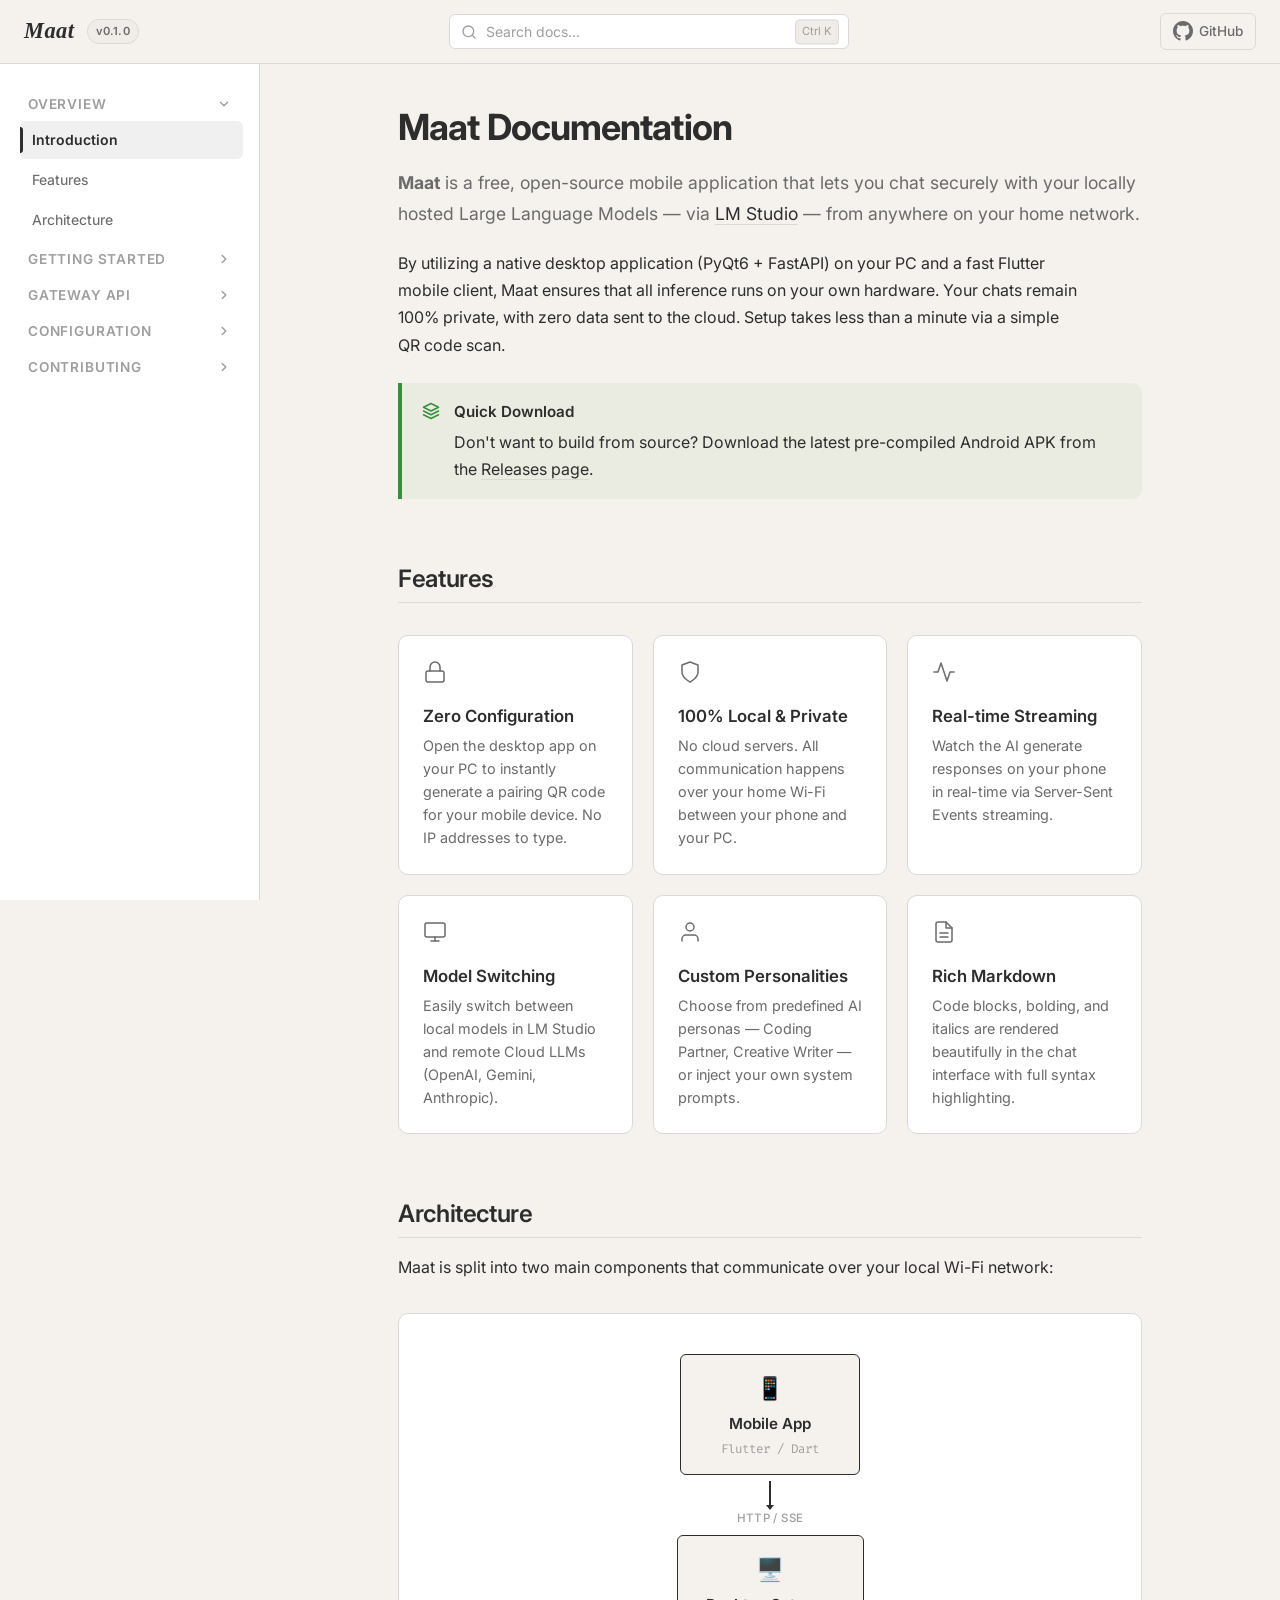
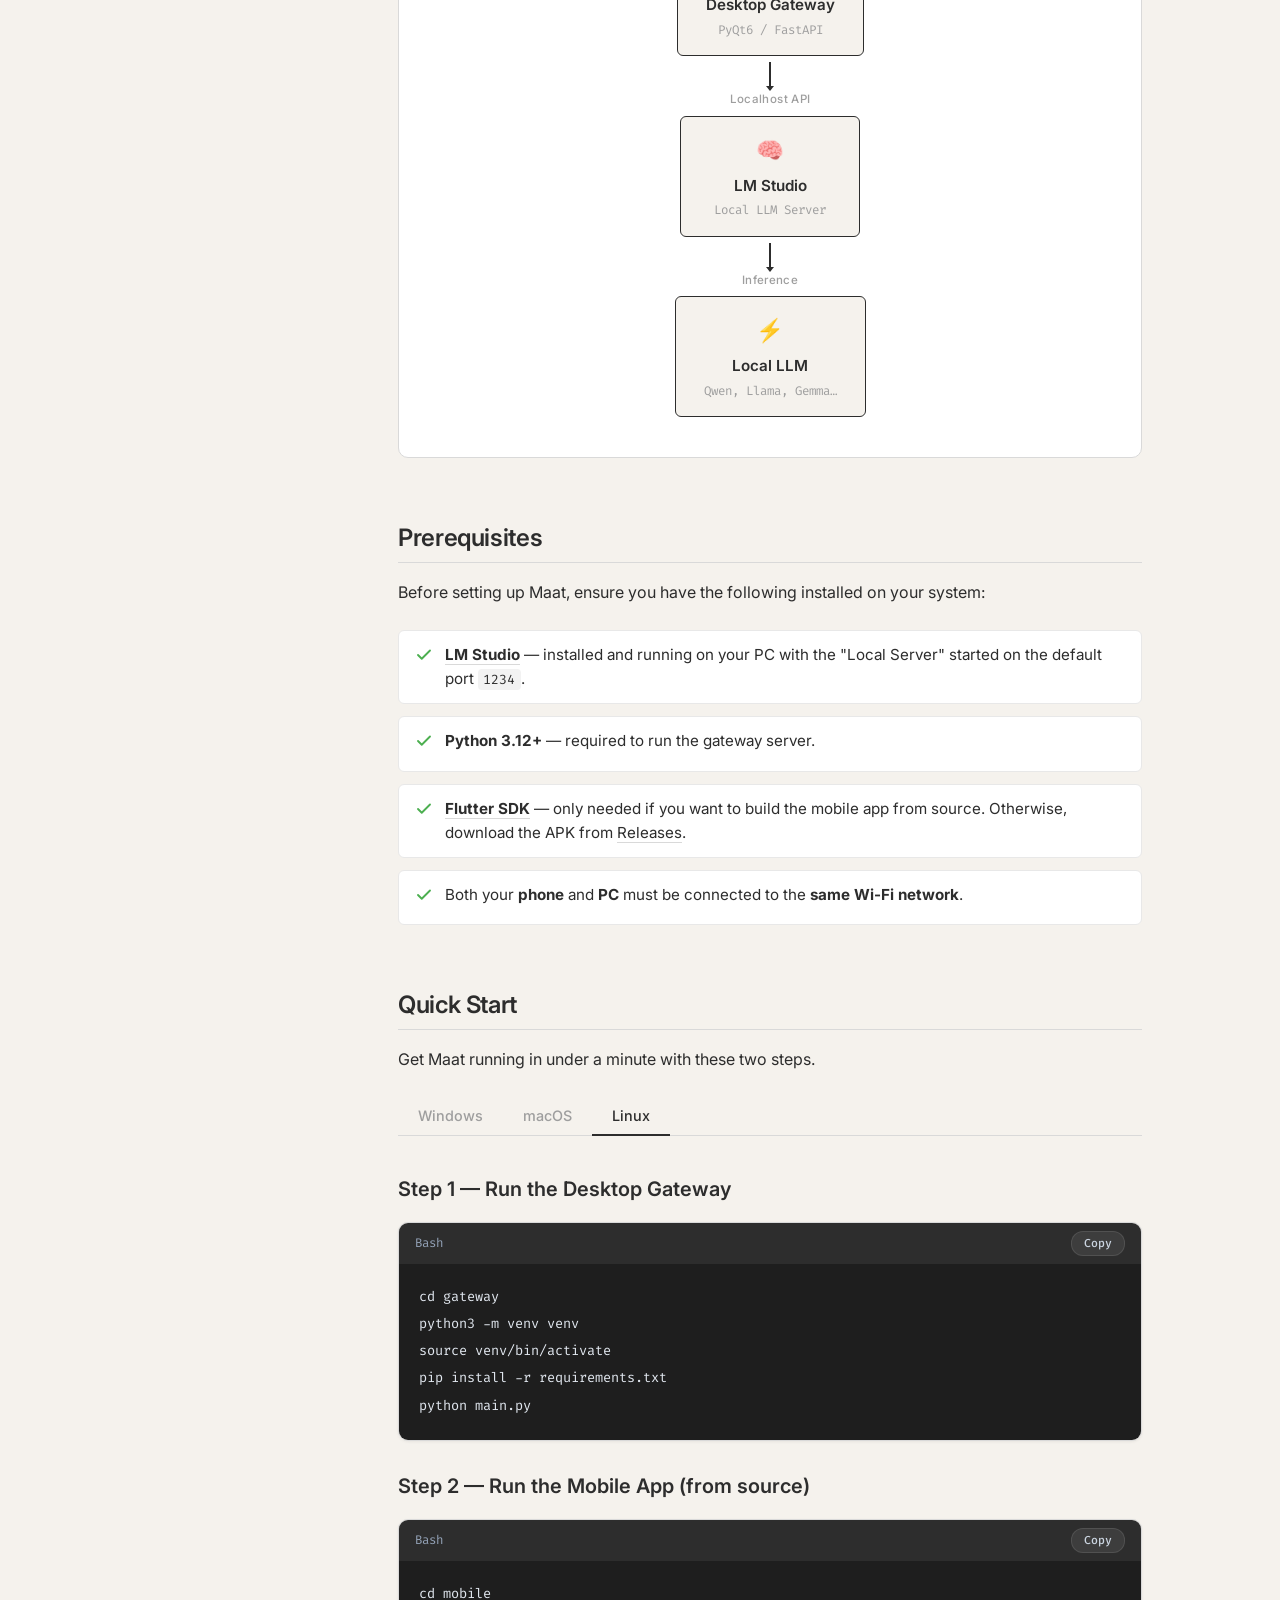
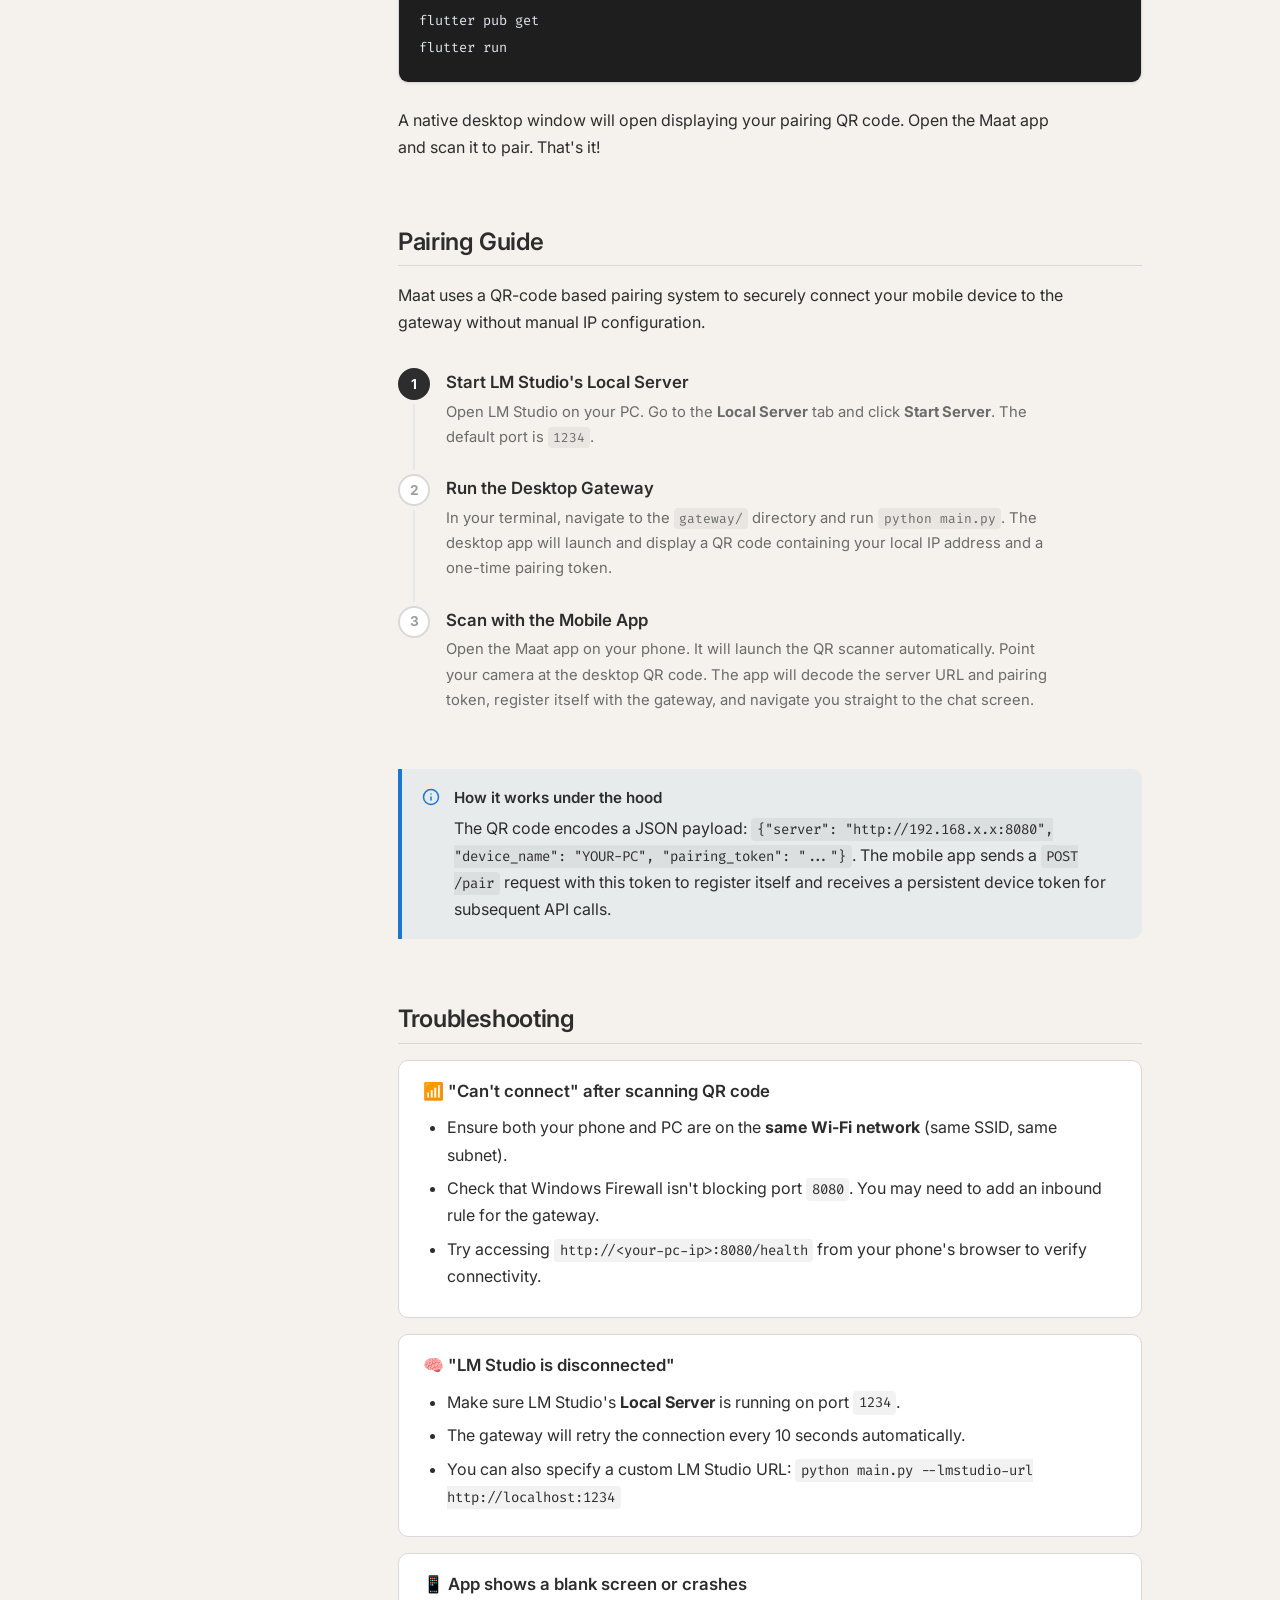
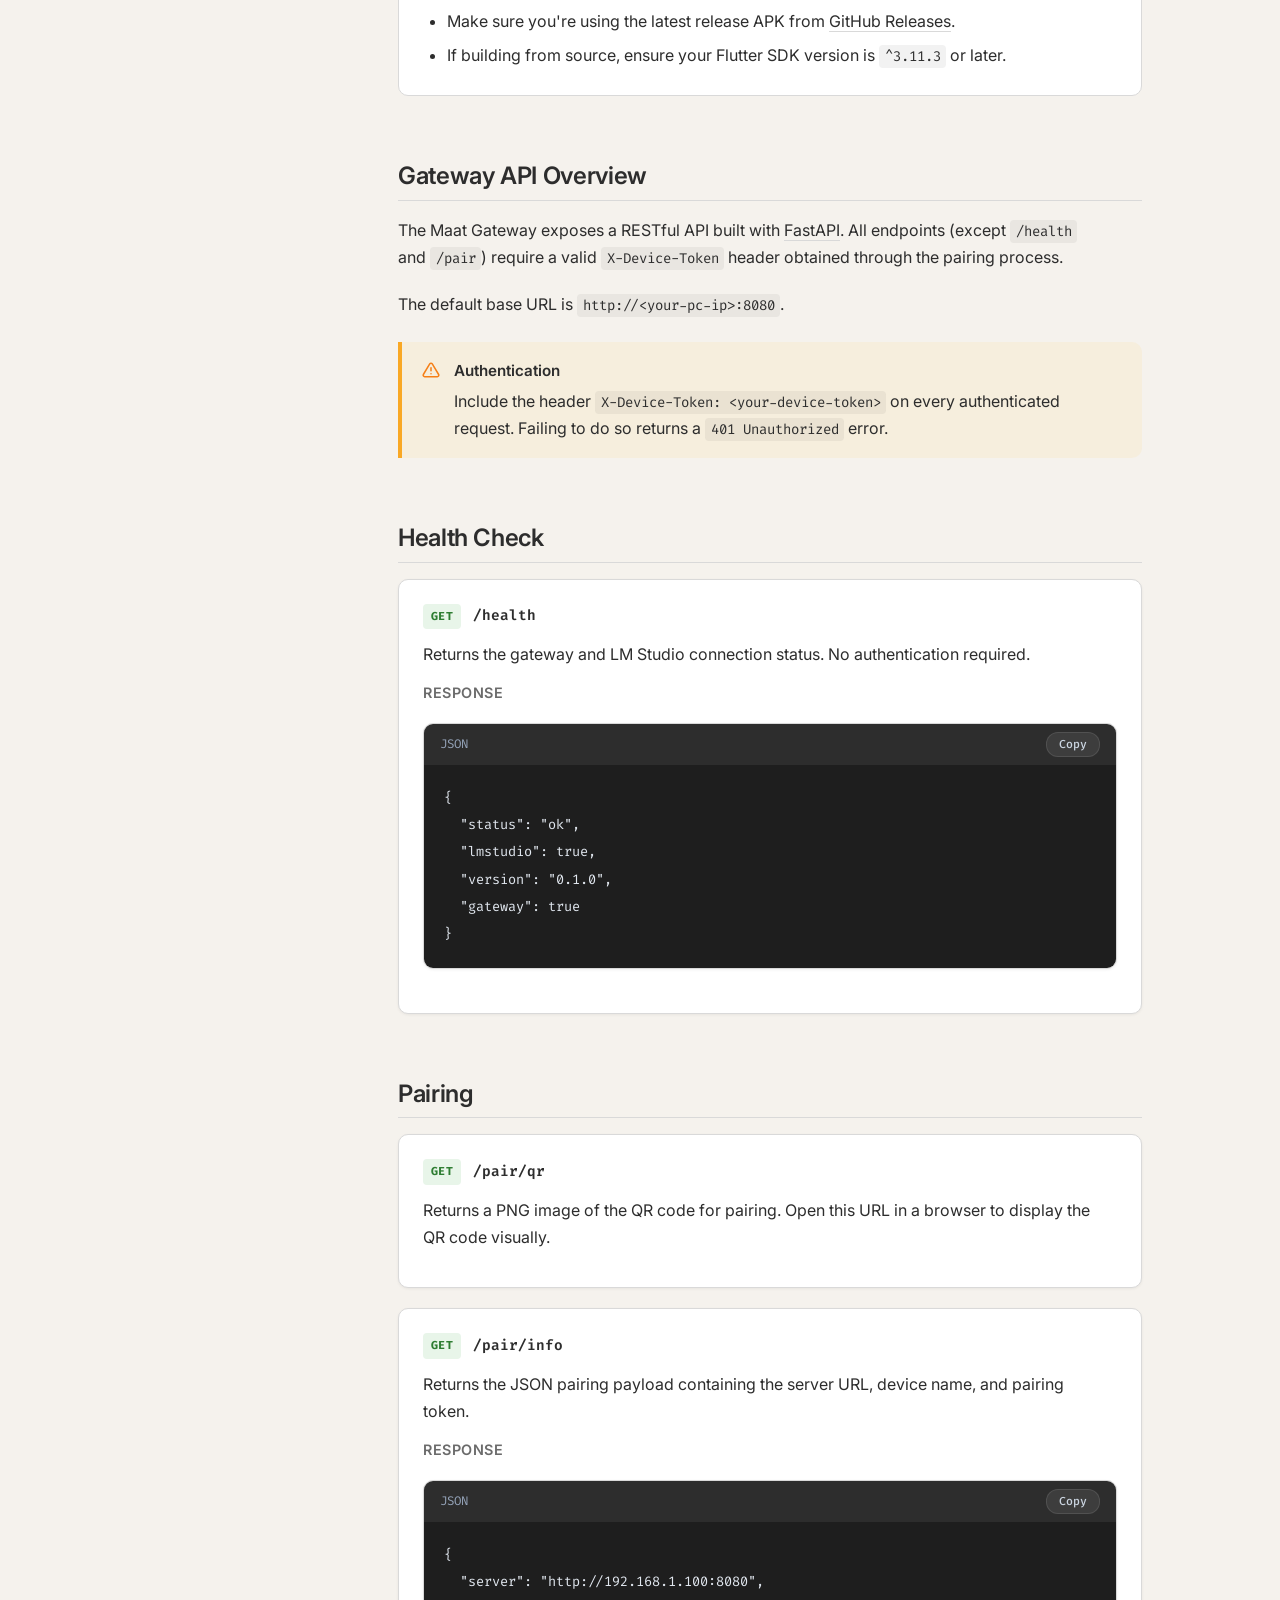
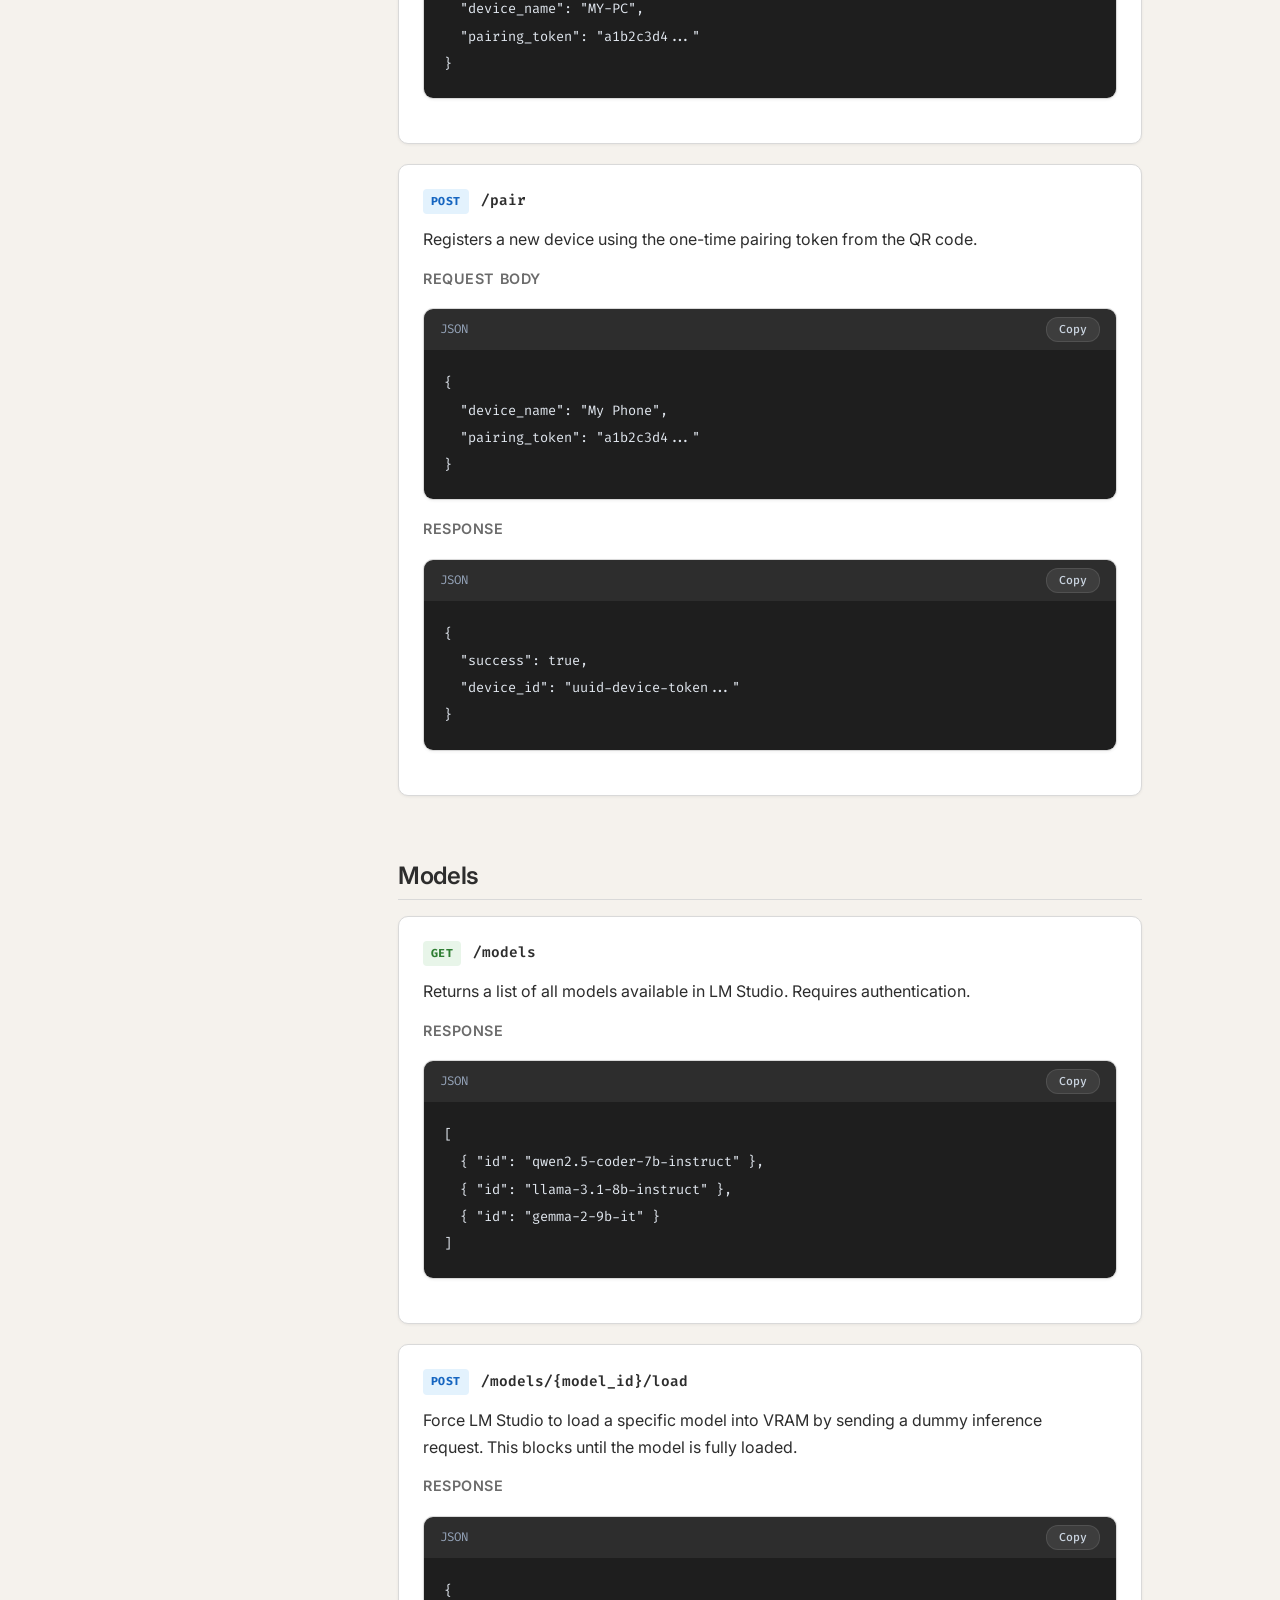
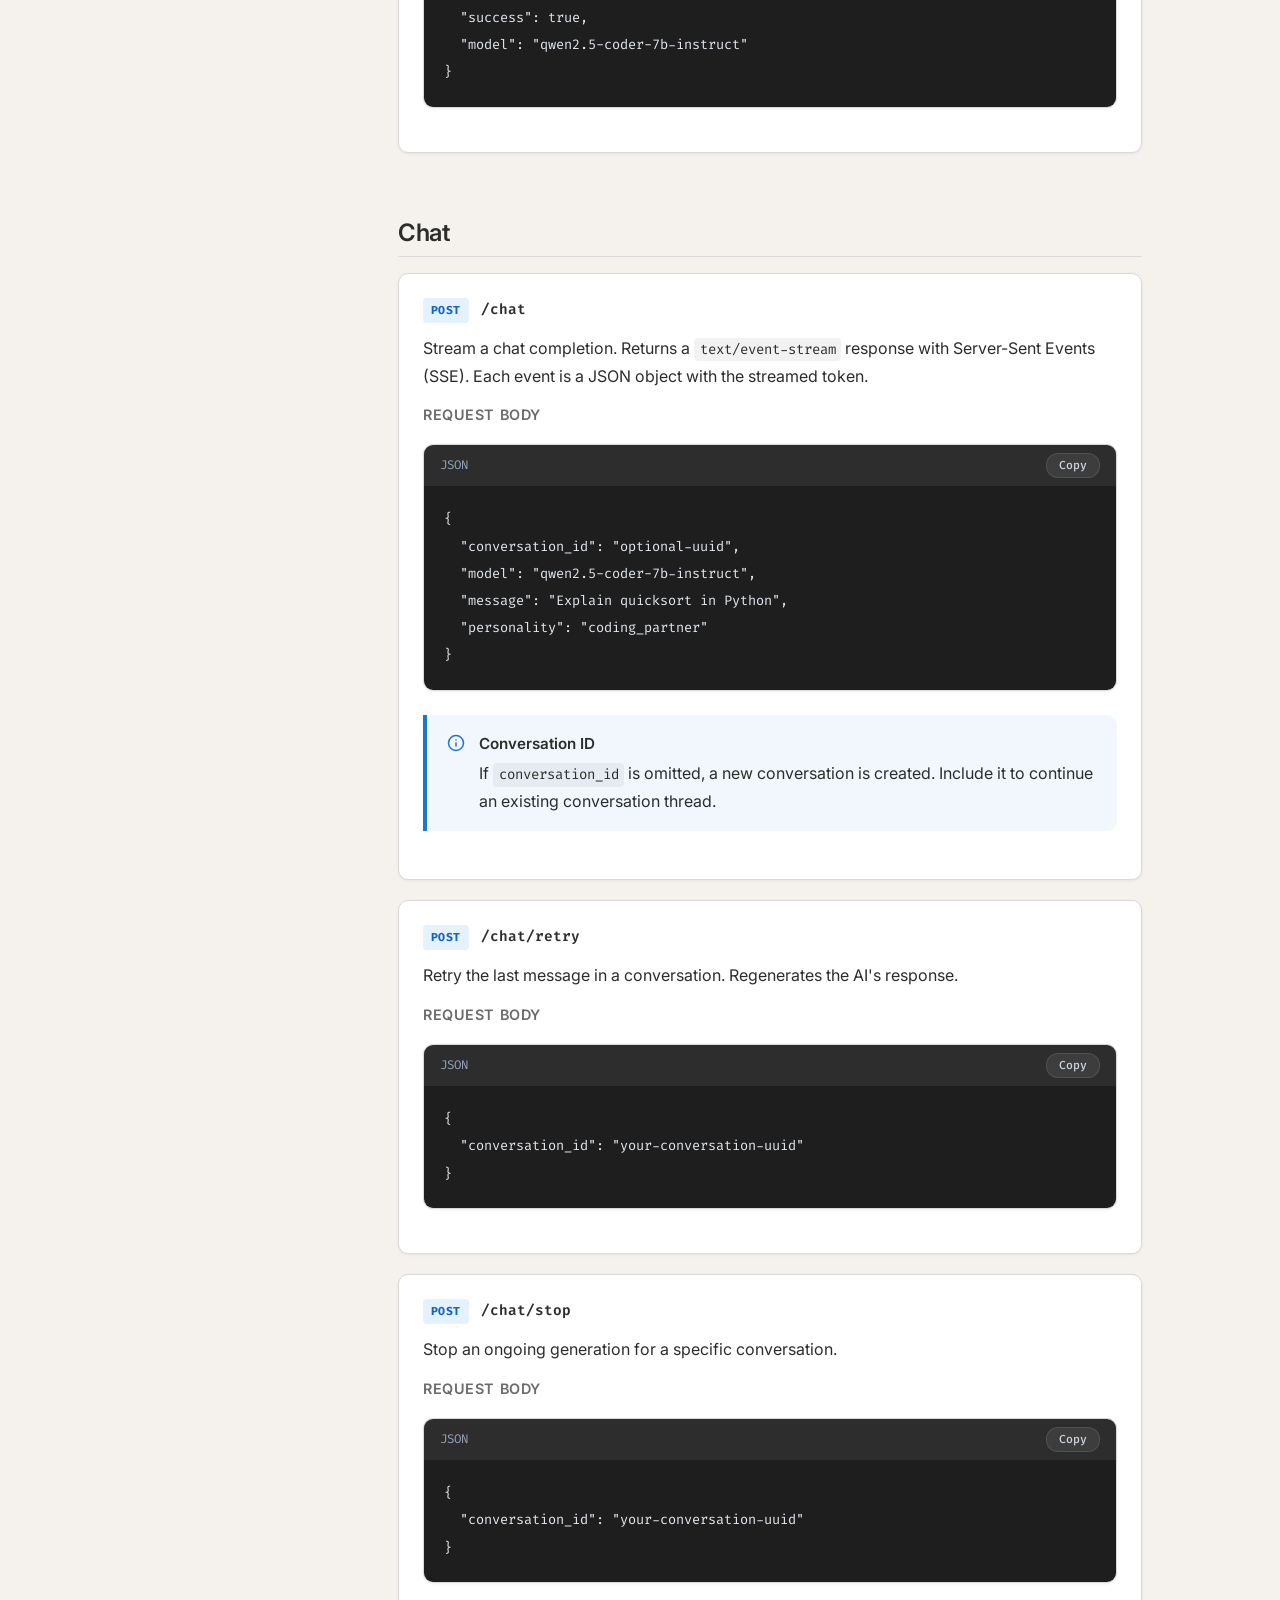
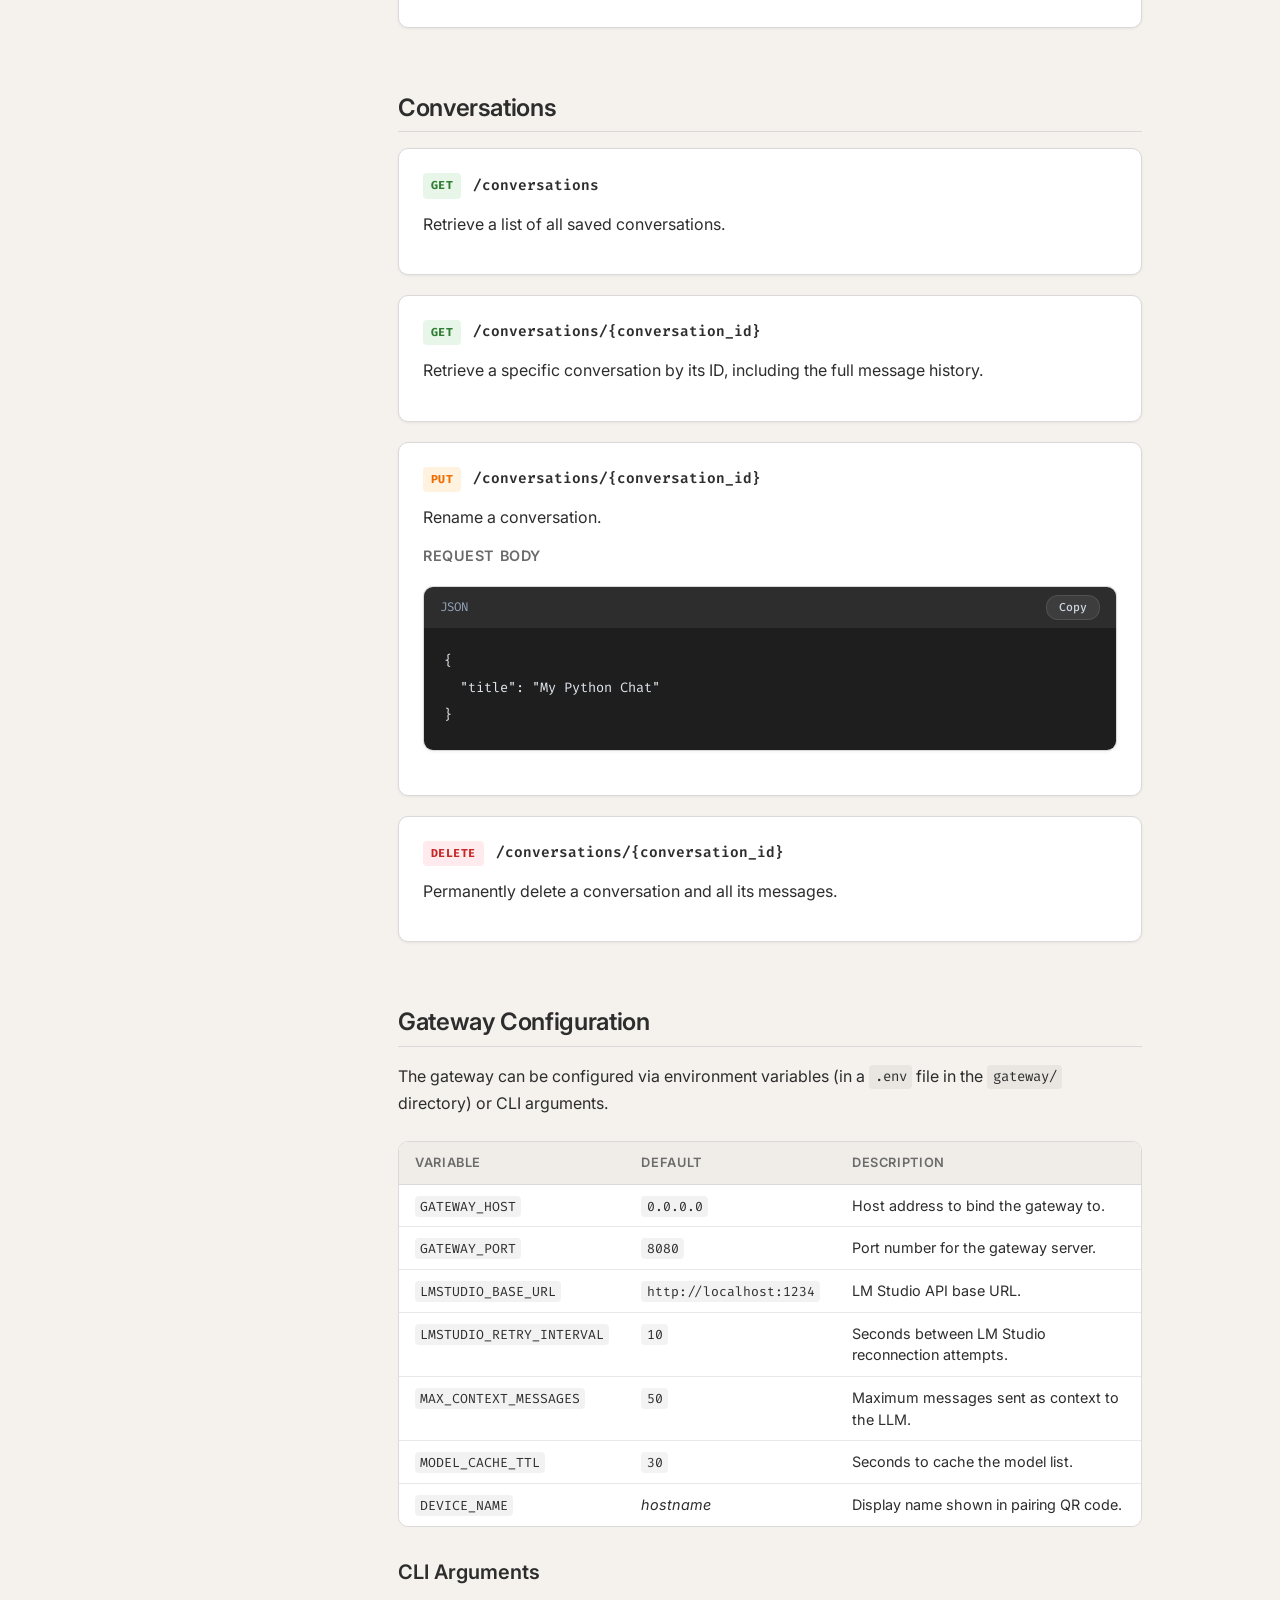
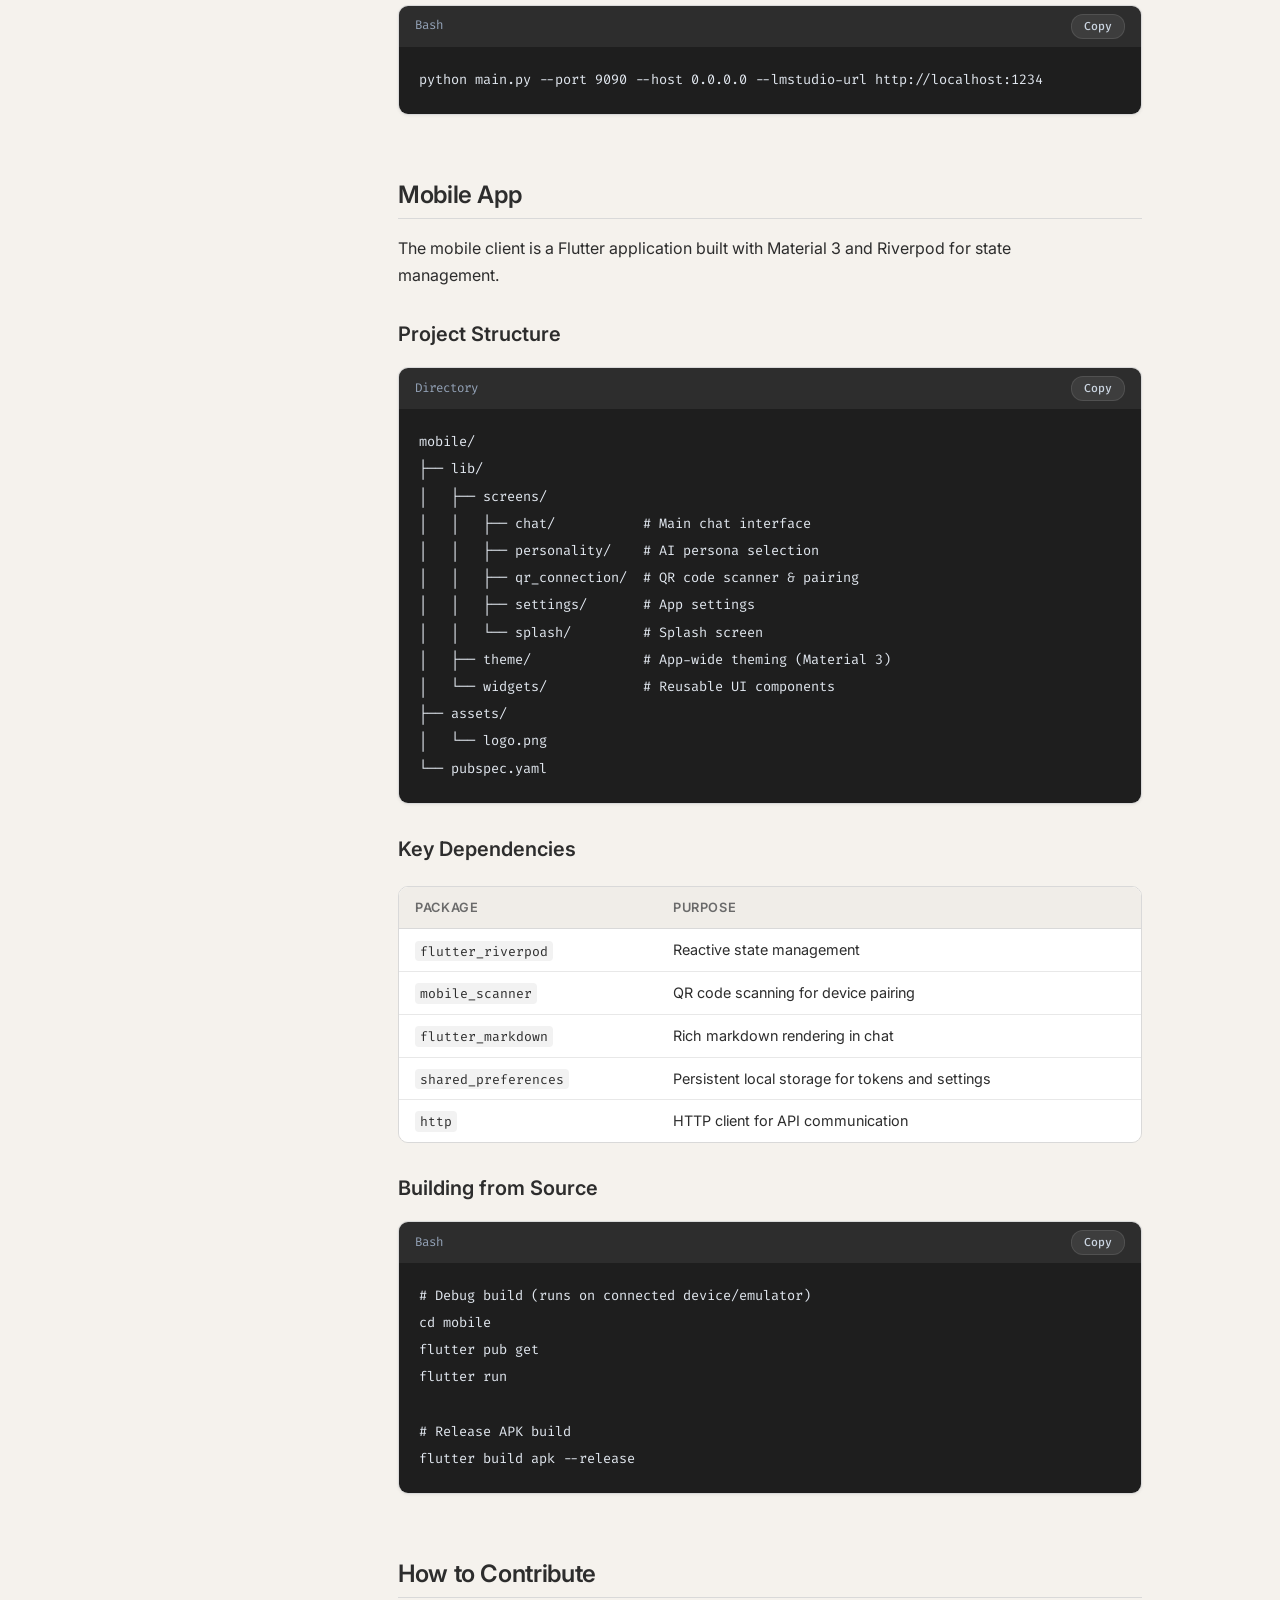
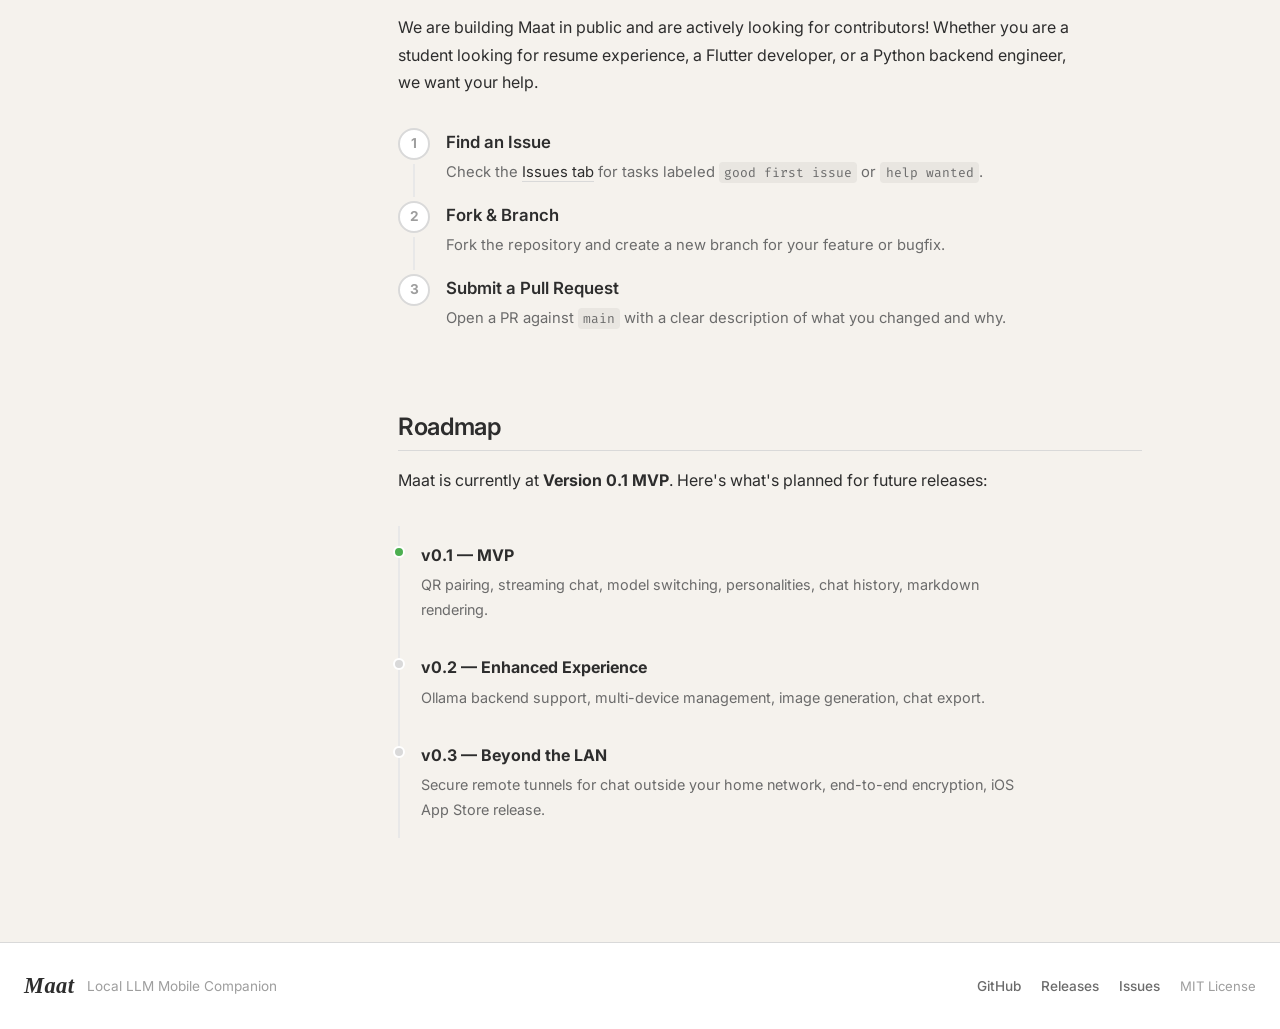
<file: docs/index.html>
<!DOCTYPE html>
<html lang="en">
<head>
  <meta charset="UTF-8" />
  <meta name="viewport" content="width=device-width, initial-scale=1.0" />
  <title>Maat — Local LLM Mobile Companion | Documentation</title>
  <meta name="description" content="Maat is a free, open-source mobile app that lets you chat with your locally hosted LLMs (via LM Studio) from anywhere on your home network. 100% private, zero cloud." />
  <meta name="keywords" content="Maat, LLM, local AI, LM Studio, mobile companion, open source, Flutter, Python, FastAPI" />
  <link rel="preconnect" href="https://fonts.googleapis.com" />
  <link rel="preconnect" href="https://fonts.gstatic.com" crossorigin />
  <link href="https://fonts.googleapis.com/css2?family=Inter:wght@400;500;600;700&family=Fira+Code:wght@400&display=swap" rel="stylesheet" />
  <link rel="stylesheet" href="style.css" />
</head>
<body>

  <!-- ═══════════════════════════════════════════════ -->
  <!-- HEADER                                         -->
  <!-- ═══════════════════════════════════════════════ -->
  <header class="header" id="top">
    <div class="header-inner">
      <div class="header-left">
        <button class="hamburger-btn" aria-label="Open navigation menu">
          <svg width="22" height="22" viewBox="0 0 24 24" fill="none" stroke="currentColor" stroke-width="2" stroke-linecap="round" stroke-linejoin="round"><line x1="3" y1="6" x2="21" y2="6"/><line x1="3" y1="12" x2="21" y2="12"/><line x1="3" y1="18" x2="21" y2="18"/></svg>
        </button>
        <a href="#top" class="logo">Maat</a>
        <span class="badge">v0.1.0</span>
      </div>
      <div class="header-center">
        <div class="search-wrapper">
          <svg class="search-icon" width="16" height="16" viewBox="0 0 24 24" fill="none" stroke="currentColor" stroke-width="2" stroke-linecap="round" stroke-linejoin="round"><circle cx="11" cy="11" r="8"/><line x1="21" y1="21" x2="16.65" y2="16.65"/></svg>
          <input type="text" class="search-input" placeholder="Search docs…" aria-label="Search documentation" />
          <kbd class="search-shortcut">Ctrl K</kbd>
        </div>
      </div>
      <div class="header-right">
        <a href="https://github.com/adarsh832/Matt" target="_blank" rel="noopener noreferrer" class="github-link" aria-label="View on GitHub">
          <svg width="20" height="20" viewBox="0 0 24 24" fill="currentColor"><path d="M12 0c-6.626 0-12 5.373-12 12 0 5.302 3.438 9.8 8.207 11.387.599.111.793-.261.793-.577v-2.234c-3.338.726-4.033-1.416-4.033-1.416-.546-1.387-1.333-1.756-1.333-1.756-1.089-.745.083-.729.083-.729 1.205.084 1.839 1.237 1.839 1.237 1.07 1.834 2.807 1.304 3.492.997.107-.775.418-1.305.762-1.604-2.665-.305-5.467-1.334-5.467-5.931 0-1.311.469-2.381 1.236-3.221-.124-.303-.535-1.524.117-3.176 0 0 1.008-.322 3.301 1.23.957-.266 1.983-.399 3.003-.404 1.02.005 2.047.138 3.006.404 2.291-1.552 3.297-1.23 3.297-1.23.653 1.653.242 2.874.118 3.176.77.84 1.235 1.911 1.235 3.221 0 4.609-2.807 5.624-5.479 5.921.43.372.823 1.102.823 2.222v3.293c0 .319.192.694.801.576 4.765-1.589 8.199-6.086 8.199-11.386 0-6.627-5.373-12-12-12z"/></svg>
          <span>GitHub</span>
        </a>
      </div>
    </div>
  </header>

  <!-- ═══════════════════════════════════════════════ -->
  <!-- MOBILE NAV OVERLAY                             -->
  <!-- ═══════════════════════════════════════════════ -->
  <div class="mobile-nav-overlay" id="mobileNav">
    <div class="mobile-nav-drawer">
      <div class="mobile-nav-header">
        <span class="logo">Maat</span>
        <button class="mobile-nav-close" aria-label="Close navigation">
          <svg width="20" height="20" viewBox="0 0 24 24" fill="none" stroke="currentColor" stroke-width="2" stroke-linecap="round" stroke-linejoin="round"><line x1="18" y1="6" x2="6" y2="18"/><line x1="6" y1="6" x2="18" y2="18"/></svg>
        </button>
      </div>
      <!-- Mobile nav links are cloned from sidebar by JS -->
      <nav class="mobile-nav-content" id="mobileNavContent"></nav>
    </div>
  </div>

  <!-- ═══════════════════════════════════════════════ -->
  <!-- DOCS LAYOUT (3 Columns)                        -->
  <!-- ═══════════════════════════════════════════════ -->
  <div class="docs-layout">

    <!-- ─────────── LEFT SIDEBAR ─────────── -->
    <aside class="sidebar" id="sidebar">
      <nav class="sidebar-nav">

        <!-- Overview -->
        <div class="menu-group open">
          <button class="menu-trigger">
            <span>Overview</span>
            <svg class="chevron" width="14" height="14" viewBox="0 0 24 24" fill="none" stroke="currentColor" stroke-width="2.5" stroke-linecap="round" stroke-linejoin="round"><polyline points="9 18 15 12 9 6"/></svg>
          </button>
          <div class="menu-content">
            <div class="menu-content-inner">
              <a href="#introduction" class="nav-link active" data-section="introduction">Introduction</a>
              <a href="#features" class="nav-link" data-section="features">Features</a>
              <a href="#architecture" class="nav-link" data-section="architecture">Architecture</a>
            </div>
          </div>
        </div>

        <!-- Getting Started -->
        <div class="menu-group">
          <button class="menu-trigger">
            <span>Getting Started</span>
            <svg class="chevron" width="14" height="14" viewBox="0 0 24 24" fill="none" stroke="currentColor" stroke-width="2.5" stroke-linecap="round" stroke-linejoin="round"><polyline points="9 18 15 12 9 6"/></svg>
          </button>
          <div class="menu-content">
            <div class="menu-content-inner">
              <a href="#prerequisites" class="nav-link" data-section="prerequisites">Prerequisites</a>
              <a href="#quick-start" class="nav-link" data-section="quick-start">Quick Start</a>
              <a href="#pairing" class="nav-link" data-section="pairing">Pairing Guide</a>
              <a href="#troubleshooting" class="nav-link" data-section="troubleshooting">Troubleshooting</a>
            </div>
          </div>
        </div>

        <!-- Gateway API -->
        <div class="menu-group">
          <button class="menu-trigger">
            <span>Gateway API</span>
            <svg class="chevron" width="14" height="14" viewBox="0 0 24 24" fill="none" stroke="currentColor" stroke-width="2.5" stroke-linecap="round" stroke-linejoin="round"><polyline points="9 18 15 12 9 6"/></svg>
          </button>
          <div class="menu-content">
            <div class="menu-content-inner">
              <a href="#api-overview" class="nav-link" data-section="api-overview">API Overview</a>
              <a href="#api-health" class="nav-link" data-section="api-health">Health Check</a>
              <a href="#api-pair" class="nav-link" data-section="api-pair">Pairing</a>
              <a href="#api-models" class="nav-link" data-section="api-models">Models</a>
              <a href="#api-chat" class="nav-link" data-section="api-chat">Chat</a>
              <a href="#api-conversations" class="nav-link" data-section="api-conversations">Conversations</a>
            </div>
          </div>
        </div>

        <!-- Configuration -->
        <div class="menu-group">
          <button class="menu-trigger">
            <span>Configuration</span>
            <svg class="chevron" width="14" height="14" viewBox="0 0 24 24" fill="none" stroke="currentColor" stroke-width="2.5" stroke-linecap="round" stroke-linejoin="round"><polyline points="9 18 15 12 9 6"/></svg>
          </button>
          <div class="menu-content">
            <div class="menu-content-inner">
              <a href="#gateway-config" class="nav-link" data-section="gateway-config">Gateway Config</a>
              <a href="#mobile-app" class="nav-link" data-section="mobile-app">Mobile App</a>
            </div>
          </div>
        </div>

        <!-- Contributing -->
        <div class="menu-group">
          <button class="menu-trigger">
            <span>Contributing</span>
            <svg class="chevron" width="14" height="14" viewBox="0 0 24 24" fill="none" stroke="currentColor" stroke-width="2.5" stroke-linecap="round" stroke-linejoin="round"><polyline points="9 18 15 12 9 6"/></svg>
          </button>
          <div class="menu-content">
            <div class="menu-content-inner">
              <a href="#contributing" class="nav-link" data-section="contributing">How to Contribute</a>
              <a href="#roadmap" class="nav-link" data-section="roadmap">Roadmap</a>
            </div>
          </div>
        </div>

      </nav>
    </aside>

    <!-- ─────────── MAIN CONTENT ─────────── -->
    <main class="content">

      <!-- ══════════ INTRODUCTION ══════════ -->
      <section id="introduction" class="doc-section">
        <h1>Maat Documentation</h1>
        <p class="lead">
          <strong>Maat</strong> is a free, open-source mobile application that lets you chat securely with your locally hosted Large Language Models — via <a href="https://lmstudio.ai/" target="_blank" rel="noopener">LM Studio</a> — from anywhere on your home network.
        </p>
        <p>
          By utilizing a native desktop application (PyQt6 + FastAPI) on your PC and a fast Flutter mobile client, Maat ensures that all inference runs on your own hardware. Your chats remain 100% private, with zero data sent to the cloud. Setup takes less than a minute via a simple QR code scan.
        </p>

        <div class="callout callout-tip">
          <div class="callout-icon">
            <svg width="18" height="18" viewBox="0 0 24 24" fill="none" stroke="currentColor" stroke-width="2" stroke-linecap="round" stroke-linejoin="round"><path d="M12 2L2 7l10 5 10-5-10-5z"/><path d="M2 17l10 5 10-5"/><path d="M2 12l10 5 10-5"/></svg>
          </div>
          <div class="callout-body">
            <div class="callout-title">Quick Download</div>
            <p>Don't want to build from source? Download the latest pre-compiled Android APK from the <a href="https://github.com/adarsh832/Matt/releases/latest" target="_blank" rel="noopener">Releases page</a>.</p>
          </div>
        </div>
      </section>

      <!-- ══════════ FEATURES ══════════ -->
      <section id="features" class="doc-section">
        <h2>Features</h2>
        <div class="feature-grid">
          <div class="feature-card">
            <div class="feature-icon">
              <svg width="24" height="24" viewBox="0 0 24 24" fill="none" stroke="currentColor" stroke-width="1.5" stroke-linecap="round" stroke-linejoin="round"><rect x="3" y="11" width="18" height="11" rx="2"/><path d="M7 11V7a5 5 0 0 1 10 0v4"/></svg>
            </div>
            <h3 class="feature-title">Zero Configuration</h3>
            <p class="feature-desc">Open the desktop app on your PC to instantly generate a pairing QR code for your mobile device. No IP addresses to type.</p>
          </div>
          <div class="feature-card">
            <div class="feature-icon">
              <svg width="24" height="24" viewBox="0 0 24 24" fill="none" stroke="currentColor" stroke-width="1.5" stroke-linecap="round" stroke-linejoin="round"><path d="M12 22s8-4 8-10V5l-8-3-8 3v7c0 6 8 10 8 10z"/></svg>
            </div>
            <h3 class="feature-title">100% Local &amp; Private</h3>
            <p class="feature-desc">No cloud servers. All communication happens over your home Wi-Fi between your phone and your PC.</p>
          </div>
          <div class="feature-card">
            <div class="feature-icon">
              <svg width="24" height="24" viewBox="0 0 24 24" fill="none" stroke="currentColor" stroke-width="1.5" stroke-linecap="round" stroke-linejoin="round"><polyline points="22 12 18 12 15 21 9 3 6 12 2 12"/></svg>
            </div>
            <h3 class="feature-title">Real-time Streaming</h3>
            <p class="feature-desc">Watch the AI generate responses on your phone in real-time via Server-Sent Events streaming.</p>
          </div>
          <div class="feature-card">
            <div class="feature-icon">
              <svg width="24" height="24" viewBox="0 0 24 24" fill="none" stroke="currentColor" stroke-width="1.5" stroke-linecap="round" stroke-linejoin="round"><rect x="2" y="3" width="20" height="14" rx="2"/><line x1="8" y1="21" x2="16" y2="21"/><line x1="12" y1="17" x2="12" y2="21"/></svg>
            </div>
            <h3 class="feature-title">Model Switching</h3>
            <p class="feature-desc">Easily switch between local models in LM Studio and remote Cloud LLMs (OpenAI, Gemini, Anthropic).</p>
          </div>
          <div class="feature-card">
            <div class="feature-icon">
              <svg width="24" height="24" viewBox="0 0 24 24" fill="none" stroke="currentColor" stroke-width="1.5" stroke-linecap="round" stroke-linejoin="round"><path d="M20 21v-2a4 4 0 0 0-4-4H8a4 4 0 0 0-4 4v2"/><circle cx="12" cy="7" r="4"/></svg>
            </div>
            <h3 class="feature-title">Custom Personalities</h3>
            <p class="feature-desc">Choose from predefined AI personas — Coding Partner, Creative Writer — or inject your own system prompts.</p>
          </div>
          <div class="feature-card">
            <div class="feature-icon">
              <svg width="24" height="24" viewBox="0 0 24 24" fill="none" stroke="currentColor" stroke-width="1.5" stroke-linecap="round" stroke-linejoin="round"><path d="M14 2H6a2 2 0 0 0-2 2v16a2 2 0 0 0 2 2h12a2 2 0 0 0 2-2V8z"/><polyline points="14 2 14 8 20 8"/><line x1="16" y1="13" x2="8" y2="13"/><line x1="16" y1="17" x2="8" y2="17"/></svg>
            </div>
            <h3 class="feature-title">Rich Markdown</h3>
            <p class="feature-desc">Code blocks, bolding, and italics are rendered beautifully in the chat interface with full syntax highlighting.</p>
          </div>
        </div>
      </section>

      <!-- ══════════ ARCHITECTURE ══════════ -->
      <section id="architecture" class="doc-section">
        <h2>Architecture</h2>
        <p>Maat is split into two main components that communicate over your local Wi-Fi network:</p>

        <div class="architecture-diagram">
          <div class="arch-box">
            <div class="arch-box-icon">📱</div>
            <div class="arch-box-label">Mobile App</div>
            <div class="arch-box-tech">Flutter / Dart</div>
          </div>
          <div class="arch-connector">
            <div class="arch-connector-line"></div>
            <span class="arch-connector-label">HTTP / SSE</span>
          </div>
          <div class="arch-box">
            <div class="arch-box-icon">🖥️</div>
            <div class="arch-box-label">Desktop Gateway</div>
            <div class="arch-box-tech">PyQt6 / FastAPI</div>
          </div>
          <div class="arch-connector">
            <div class="arch-connector-line"></div>
            <span class="arch-connector-label">Localhost API</span>
          </div>
          <div class="arch-box">
            <div class="arch-box-icon">🧠</div>
            <div class="arch-box-label">LM Studio</div>
            <div class="arch-box-tech">Local LLM Server</div>
          </div>
          <div class="arch-connector">
            <div class="arch-connector-line"></div>
            <span class="arch-connector-label">Inference</span>
          </div>
          <div class="arch-box">
            <div class="arch-box-icon">⚡</div>
            <div class="arch-box-label">Local LLM</div>
            <div class="arch-box-tech">Qwen, Llama, Gemma…</div>
          </div>
        </div>
      </section>

      <!-- ══════════ PREREQUISITES ══════════ -->
      <section id="prerequisites" class="doc-section">
        <h2>Prerequisites</h2>
        <p>Before setting up Maat, ensure you have the following installed on your system:</p>
        <div class="prereq-list">
          <div class="prereq-item">
            <div class="prereq-check">
              <svg width="18" height="18" viewBox="0 0 24 24" fill="none" stroke="var(--connected-green)" stroke-width="2.5" stroke-linecap="round" stroke-linejoin="round"><polyline points="20 6 9 17 4 12"/></svg>
            </div>
            <div class="prereq-body">
              <strong><a href="https://lmstudio.ai/" target="_blank" rel="noopener">LM Studio</a></strong> — installed and running on your PC with the "Local Server" started on the default port <code>1234</code>.
            </div>
          </div>
          <div class="prereq-item">
            <div class="prereq-check">
              <svg width="18" height="18" viewBox="0 0 24 24" fill="none" stroke="var(--connected-green)" stroke-width="2.5" stroke-linecap="round" stroke-linejoin="round"><polyline points="20 6 9 17 4 12"/></svg>
            </div>
            <div class="prereq-body">
              <strong>Python 3.12+</strong> — required to run the gateway server.
            </div>
          </div>
          <div class="prereq-item">
            <div class="prereq-check">
              <svg width="18" height="18" viewBox="0 0 24 24" fill="none" stroke="var(--connected-green)" stroke-width="2.5" stroke-linecap="round" stroke-linejoin="round"><polyline points="20 6 9 17 4 12"/></svg>
            </div>
            <div class="prereq-body">
              <strong><a href="https://flutter.dev/docs/get-started/install" target="_blank" rel="noopener">Flutter SDK</a></strong> — only needed if you want to build the mobile app from source. Otherwise, download the APK from <a href="https://github.com/adarsh832/Matt/releases/latest" target="_blank" rel="noopener">Releases</a>.
            </div>
          </div>
          <div class="prereq-item">
            <div class="prereq-check">
              <svg width="18" height="18" viewBox="0 0 24 24" fill="none" stroke="var(--connected-green)" stroke-width="2.5" stroke-linecap="round" stroke-linejoin="round"><polyline points="20 6 9 17 4 12"/></svg>
            </div>
            <div class="prereq-body">
              Both your <strong>phone</strong> and <strong>PC</strong> must be connected to the <strong>same Wi-Fi network</strong>.
            </div>
          </div>
        </div>
      </section>

      <!-- ══════════ QUICK START ══════════ -->
      <section id="quick-start" class="doc-section">
        <h2>Quick Start</h2>
        <p>Get Maat running in under a minute with these two steps.</p>

        <!-- OS Tabs -->
        <div class="os-tabs-container">
          <div class="os-tabs">
            <button class="os-tab active" data-os="windows">Windows</button>
            <button class="os-tab" data-os="macos">macOS</button>
            <button class="os-tab" data-os="linux">Linux</button>
          </div>

          <div class="os-tab-content active" data-os="windows">
            <h3>Step 1 — Run the Desktop Gateway</h3>
            <div class="code-wrapper">
              <div class="code-header">
                <span>PowerShell</span>
                <button class="copy-btn" aria-label="Copy code">Copy</button>
              </div>
              <div class="code-block"><pre><code>cd gateway
python -m venv venv
.\venv\Scripts\activate
pip install -r requirements.txt
python main.py</code></pre></div>
            </div>
            <h3>Step 2 — Run the Mobile App (from source)</h3>
            <div class="code-wrapper">
              <div class="code-header">
                <span>PowerShell</span>
                <button class="copy-btn" aria-label="Copy code">Copy</button>
              </div>
              <div class="code-block"><pre><code>cd mobile
flutter pub get
flutter run</code></pre></div>
            </div>
          </div>

          <div class="os-tab-content" data-os="macos">
            <h3>Step 1 — Run the Desktop Gateway</h3>
            <div class="code-wrapper">
              <div class="code-header">
                <span>Terminal</span>
                <button class="copy-btn" aria-label="Copy code">Copy</button>
              </div>
              <div class="code-block"><pre><code>cd gateway
python3 -m venv venv
source venv/bin/activate
pip install -r requirements.txt
python main.py</code></pre></div>
            </div>
            <h3>Step 2 — Run the Mobile App (from source)</h3>
            <div class="code-wrapper">
              <div class="code-header">
                <span>Terminal</span>
                <button class="copy-btn" aria-label="Copy code">Copy</button>
              </div>
              <div class="code-block"><pre><code>cd mobile
flutter pub get
flutter run</code></pre></div>
            </div>
          </div>

          <div class="os-tab-content" data-os="linux">
            <h3>Step 1 — Run the Desktop Gateway</h3>
            <div class="code-wrapper">
              <div class="code-header">
                <span>Bash</span>
                <button class="copy-btn" aria-label="Copy code">Copy</button>
              </div>
              <div class="code-block"><pre><code>cd gateway
python3 -m venv venv
source venv/bin/activate
pip install -r requirements.txt
python main.py</code></pre></div>
            </div>
            <h3>Step 2 — Run the Mobile App (from source)</h3>
            <div class="code-wrapper">
              <div class="code-header">
                <span>Bash</span>
                <button class="copy-btn" aria-label="Copy code">Copy</button>
              </div>
              <div class="code-block"><pre><code>cd mobile
flutter pub get
flutter run</code></pre></div>
            </div>
          </div>
        </div>

        <p>A native desktop window will open displaying your pairing QR code. Open the Maat app and scan it to pair. That's it!</p>
      </section>

      <!-- ══════════ PAIRING GUIDE ══════════ -->
      <section id="pairing" class="doc-section">
        <h2>Pairing Guide</h2>
        <p>Maat uses a QR-code based pairing system to securely connect your mobile device to the gateway without manual IP configuration.</p>

        <div class="stepper">
          <div class="step active" data-step="1">
            <div class="step-indicator">
              <div class="step-number">1</div>
              <div class="step-line"></div>
            </div>
            <div class="step-content">
              <h3 class="step-title">Start LM Studio's Local Server</h3>
              <p>Open LM Studio on your PC. Go to the <strong>Local Server</strong> tab and click <strong>Start Server</strong>. The default port is <code>1234</code>.</p>
            </div>
          </div>
          <div class="step" data-step="2">
            <div class="step-indicator">
              <div class="step-number">2</div>
              <div class="step-line"></div>
            </div>
            <div class="step-content">
              <h3 class="step-title">Run the Desktop Gateway</h3>
              <p>In your terminal, navigate to the <code>gateway/</code> directory and run <code>python main.py</code>. The desktop app will launch and display a QR code containing your local IP address and a one-time pairing token.</p>
            </div>
          </div>
          <div class="step" data-step="3">
            <div class="step-indicator">
              <div class="step-number">3</div>
            </div>
            <div class="step-content">
              <h3 class="step-title">Scan with the Mobile App</h3>
              <p>Open the Maat app on your phone. It will launch the QR scanner automatically. Point your camera at the desktop QR code. The app will decode the server URL and pairing token, register itself with the gateway, and navigate you straight to the chat screen.</p>
            </div>
          </div>
        </div>

        <div class="callout callout-note">
          <div class="callout-icon">
            <svg width="18" height="18" viewBox="0 0 24 24" fill="none" stroke="currentColor" stroke-width="2" stroke-linecap="round" stroke-linejoin="round"><circle cx="12" cy="12" r="10"/><line x1="12" y1="16" x2="12" y2="12"/><line x1="12" y1="8" x2="12.01" y2="8"/></svg>
          </div>
          <div class="callout-body">
            <div class="callout-title">How it works under the hood</div>
            <p>The QR code encodes a JSON payload: <code>{"server": "http://192.168.x.x:8080", "device_name": "YOUR-PC", "pairing_token": "..."}</code>. The mobile app sends a <code>POST /pair</code> request with this token to register itself and receives a persistent device token for subsequent API calls.</p>
          </div>
        </div>
      </section>

      <!-- ══════════ TROUBLESHOOTING ══════════ -->
      <section id="troubleshooting" class="doc-section">
        <h2>Troubleshooting</h2>

        <div class="faq-item">
          <h3>📶 "Can't connect" after scanning QR code</h3>
          <ul>
            <li>Ensure both your phone and PC are on the <strong>same Wi-Fi network</strong> (same SSID, same subnet).</li>
            <li>Check that Windows Firewall isn't blocking port <code>8080</code>. You may need to add an inbound rule for the gateway.</li>
            <li>Try accessing <code>http://&lt;your-pc-ip&gt;:8080/health</code> from your phone's browser to verify connectivity.</li>
          </ul>
        </div>

        <div class="faq-item">
          <h3>🧠 "LM Studio is disconnected"</h3>
          <ul>
            <li>Make sure LM Studio's <strong>Local Server</strong> is running on port <code>1234</code>.</li>
            <li>The gateway will retry the connection every 10 seconds automatically.</li>
            <li>You can also specify a custom LM Studio URL: <code>python main.py --lmstudio-url http://localhost:1234</code></li>
          </ul>
        </div>

        <div class="faq-item">
          <h3>📱 App shows a blank screen or crashes</h3>
          <ul>
            <li>Make sure you're using the latest release APK from <a href="https://github.com/adarsh832/Matt/releases/latest" target="_blank" rel="noopener">GitHub Releases</a>.</li>
            <li>If building from source, ensure your Flutter SDK version is <code>^3.11.3</code> or later.</li>
          </ul>
        </div>
      </section>

      <!-- ══════════ API OVERVIEW ══════════ -->
      <section id="api-overview" class="doc-section">
        <h2>Gateway API Overview</h2>
        <p>
          The Maat Gateway exposes a RESTful API built with <a href="https://fastapi.tiangolo.com/" target="_blank" rel="noopener">FastAPI</a>. All endpoints (except <code>/health</code> and <code>/pair</code>) require a valid <code>X-Device-Token</code> header obtained through the pairing process.
        </p>
        <p>The default base URL is <code>http://&lt;your-pc-ip&gt;:8080</code>.</p>

        <div class="callout callout-warning">
          <div class="callout-icon">
            <svg width="18" height="18" viewBox="0 0 24 24" fill="none" stroke="currentColor" stroke-width="2" stroke-linecap="round" stroke-linejoin="round"><path d="M10.29 3.86L1.82 18a2 2 0 0 0 1.71 3h16.94a2 2 0 0 0 1.71-3L13.71 3.86a2 2 0 0 0-3.42 0z"/><line x1="12" y1="9" x2="12" y2="13"/><line x1="12" y1="17" x2="12.01" y2="17"/></svg>
          </div>
          <div class="callout-body">
            <div class="callout-title">Authentication</div>
            <p>Include the header <code>X-Device-Token: &lt;your-device-token&gt;</code> on every authenticated request. Failing to do so returns a <code>401 Unauthorized</code> error.</p>
          </div>
        </div>
      </section>

      <!-- ══════════ API: HEALTH ══════════ -->
      <section id="api-health" class="doc-section">
        <h2>Health Check</h2>
        <div class="api-card">
          <div class="api-card-header">
            <span class="method-badge method-get">GET</span>
            <code class="endpoint">/health</code>
          </div>
          <p>Returns the gateway and LM Studio connection status. No authentication required.</p>
          <h4>Response</h4>
          <div class="code-wrapper">
            <div class="code-header">
              <span>JSON</span>
              <button class="copy-btn" aria-label="Copy code">Copy</button>
            </div>
            <div class="code-block"><pre><code>{
  "status": "ok",
  "lmstudio": true,
  "version": "0.1.0",
  "gateway": true
}</code></pre></div>
          </div>
        </div>
      </section>

      <!-- ══════════ API: PAIR ══════════ -->
      <section id="api-pair" class="doc-section">
        <h2>Pairing</h2>

        <div class="api-card">
          <div class="api-card-header">
            <span class="method-badge method-get">GET</span>
            <code class="endpoint">/pair/qr</code>
          </div>
          <p>Returns a PNG image of the QR code for pairing. Open this URL in a browser to display the QR code visually.</p>
        </div>

        <div class="api-card">
          <div class="api-card-header">
            <span class="method-badge method-get">GET</span>
            <code class="endpoint">/pair/info</code>
          </div>
          <p>Returns the JSON pairing payload containing the server URL, device name, and pairing token.</p>
          <h4>Response</h4>
          <div class="code-wrapper">
            <div class="code-header">
              <span>JSON</span>
              <button class="copy-btn" aria-label="Copy code">Copy</button>
            </div>
            <div class="code-block"><pre><code>{
  "server": "http://192.168.1.100:8080",
  "device_name": "MY-PC",
  "pairing_token": "a1b2c3d4..."
}</code></pre></div>
          </div>
        </div>

        <div class="api-card">
          <div class="api-card-header">
            <span class="method-badge method-post">POST</span>
            <code class="endpoint">/pair</code>
          </div>
          <p>Registers a new device using the one-time pairing token from the QR code.</p>
          <h4>Request Body</h4>
          <div class="code-wrapper">
            <div class="code-header">
              <span>JSON</span>
              <button class="copy-btn" aria-label="Copy code">Copy</button>
            </div>
            <div class="code-block"><pre><code>{
  "device_name": "My Phone",
  "pairing_token": "a1b2c3d4..."
}</code></pre></div>
          </div>
          <h4>Response</h4>
          <div class="code-wrapper">
            <div class="code-header">
              <span>JSON</span>
              <button class="copy-btn" aria-label="Copy code">Copy</button>
            </div>
            <div class="code-block"><pre><code>{
  "success": true,
  "device_id": "uuid-device-token..."
}</code></pre></div>
          </div>
        </div>
      </section>

      <!-- ══════════ API: MODELS ══════════ -->
      <section id="api-models" class="doc-section">
        <h2>Models</h2>

        <div class="api-card">
          <div class="api-card-header">
            <span class="method-badge method-get">GET</span>
            <code class="endpoint">/models</code>
          </div>
          <p>Returns a list of all models available in LM Studio. Requires authentication.</p>
          <h4>Response</h4>
          <div class="code-wrapper">
            <div class="code-header">
              <span>JSON</span>
              <button class="copy-btn" aria-label="Copy code">Copy</button>
            </div>
            <div class="code-block"><pre><code>[
  { "id": "qwen2.5-coder-7b-instruct" },
  { "id": "llama-3.1-8b-instruct" },
  { "id": "gemma-2-9b-it" }
]</code></pre></div>
          </div>
        </div>

        <div class="api-card">
          <div class="api-card-header">
            <span class="method-badge method-post">POST</span>
            <code class="endpoint">/models/{model_id}/load</code>
          </div>
          <p>Force LM Studio to load a specific model into VRAM by sending a dummy inference request. This blocks until the model is fully loaded.</p>
          <h4>Response</h4>
          <div class="code-wrapper">
            <div class="code-header">
              <span>JSON</span>
              <button class="copy-btn" aria-label="Copy code">Copy</button>
            </div>
            <div class="code-block"><pre><code>{
  "success": true,
  "model": "qwen2.5-coder-7b-instruct"
}</code></pre></div>
          </div>
        </div>
      </section>

      <!-- ══════════ API: CHAT ══════════ -->
      <section id="api-chat" class="doc-section">
        <h2>Chat</h2>

        <div class="api-card">
          <div class="api-card-header">
            <span class="method-badge method-post">POST</span>
            <code class="endpoint">/chat</code>
          </div>
          <p>Stream a chat completion. Returns a <code>text/event-stream</code> response with Server-Sent Events (SSE). Each event is a JSON object with the streamed token.</p>
          <h4>Request Body</h4>
          <div class="code-wrapper">
            <div class="code-header">
              <span>JSON</span>
              <button class="copy-btn" aria-label="Copy code">Copy</button>
            </div>
            <div class="code-block"><pre><code>{
  "conversation_id": "optional-uuid",
  "model": "qwen2.5-coder-7b-instruct",
  "message": "Explain quicksort in Python",
  "personality": "coding_partner"
}</code></pre></div>
          </div>
          <div class="callout callout-note">
            <div class="callout-icon">
              <svg width="18" height="18" viewBox="0 0 24 24" fill="none" stroke="currentColor" stroke-width="2" stroke-linecap="round" stroke-linejoin="round"><circle cx="12" cy="12" r="10"/><line x1="12" y1="16" x2="12" y2="12"/><line x1="12" y1="8" x2="12.01" y2="8"/></svg>
            </div>
            <div class="callout-body">
              <div class="callout-title">Conversation ID</div>
              <p>If <code>conversation_id</code> is omitted, a new conversation is created. Include it to continue an existing conversation thread.</p>
            </div>
          </div>
        </div>

        <div class="api-card">
          <div class="api-card-header">
            <span class="method-badge method-post">POST</span>
            <code class="endpoint">/chat/retry</code>
          </div>
          <p>Retry the last message in a conversation. Regenerates the AI's response.</p>
          <h4>Request Body</h4>
          <div class="code-wrapper">
            <div class="code-header">
              <span>JSON</span>
              <button class="copy-btn" aria-label="Copy code">Copy</button>
            </div>
            <div class="code-block"><pre><code>{
  "conversation_id": "your-conversation-uuid"
}</code></pre></div>
          </div>
        </div>

        <div class="api-card">
          <div class="api-card-header">
            <span class="method-badge method-post">POST</span>
            <code class="endpoint">/chat/stop</code>
          </div>
          <p>Stop an ongoing generation for a specific conversation.</p>
          <h4>Request Body</h4>
          <div class="code-wrapper">
            <div class="code-header">
              <span>JSON</span>
              <button class="copy-btn" aria-label="Copy code">Copy</button>
            </div>
            <div class="code-block"><pre><code>{
  "conversation_id": "your-conversation-uuid"
}</code></pre></div>
          </div>
        </div>
      </section>

      <!-- ══════════ API: CONVERSATIONS ══════════ -->
      <section id="api-conversations" class="doc-section">
        <h2>Conversations</h2>

        <div class="api-card">
          <div class="api-card-header">
            <span class="method-badge method-get">GET</span>
            <code class="endpoint">/conversations</code>
          </div>
          <p>Retrieve a list of all saved conversations.</p>
        </div>

        <div class="api-card">
          <div class="api-card-header">
            <span class="method-badge method-get">GET</span>
            <code class="endpoint">/conversations/{conversation_id}</code>
          </div>
          <p>Retrieve a specific conversation by its ID, including the full message history.</p>
        </div>

        <div class="api-card">
          <div class="api-card-header">
            <span class="method-badge method-put">PUT</span>
            <code class="endpoint">/conversations/{conversation_id}</code>
          </div>
          <p>Rename a conversation.</p>
          <h4>Request Body</h4>
          <div class="code-wrapper">
            <div class="code-header">
              <span>JSON</span>
              <button class="copy-btn" aria-label="Copy code">Copy</button>
            </div>
            <div class="code-block"><pre><code>{
  "title": "My Python Chat"
}</code></pre></div>
          </div>
        </div>

        <div class="api-card">
          <div class="api-card-header">
            <span class="method-badge method-delete">DELETE</span>
            <code class="endpoint">/conversations/{conversation_id}</code>
          </div>
          <p>Permanently delete a conversation and all its messages.</p>
        </div>
      </section>

      <!-- ══════════ GATEWAY CONFIG ══════════ -->
      <section id="gateway-config" class="doc-section">
        <h2>Gateway Configuration</h2>
        <p>The gateway can be configured via environment variables (in a <code>.env</code> file in the <code>gateway/</code> directory) or CLI arguments.</p>

        <div class="config-table-wrapper">
          <table class="config-table">
            <thead>
              <tr>
                <th>Variable</th>
                <th>Default</th>
                <th>Description</th>
              </tr>
            </thead>
            <tbody>
              <tr>
                <td><code>GATEWAY_HOST</code></td>
                <td><code>0.0.0.0</code></td>
                <td>Host address to bind the gateway to.</td>
              </tr>
              <tr>
                <td><code>GATEWAY_PORT</code></td>
                <td><code>8080</code></td>
                <td>Port number for the gateway server.</td>
              </tr>
              <tr>
                <td><code>LMSTUDIO_BASE_URL</code></td>
                <td><code>http://localhost:1234</code></td>
                <td>LM Studio API base URL.</td>
              </tr>
              <tr>
                <td><code>LMSTUDIO_RETRY_INTERVAL</code></td>
                <td><code>10</code></td>
                <td>Seconds between LM Studio reconnection attempts.</td>
              </tr>
              <tr>
                <td><code>MAX_CONTEXT_MESSAGES</code></td>
                <td><code>50</code></td>
                <td>Maximum messages sent as context to the LLM.</td>
              </tr>
              <tr>
                <td><code>MODEL_CACHE_TTL</code></td>
                <td><code>30</code></td>
                <td>Seconds to cache the model list.</td>
              </tr>
              <tr>
                <td><code>DEVICE_NAME</code></td>
                <td><em>hostname</em></td>
                <td>Display name shown in pairing QR code.</td>
              </tr>
            </tbody>
          </table>
        </div>

        <h3>CLI Arguments</h3>
        <div class="code-wrapper">
          <div class="code-header">
            <span>Bash</span>
            <button class="copy-btn" aria-label="Copy code">Copy</button>
          </div>
          <div class="code-block"><pre><code>python main.py --port 9090 --host 0.0.0.0 --lmstudio-url http://localhost:1234</code></pre></div>
        </div>
      </section>

      <!-- ══════════ MOBILE APP ══════════ -->
      <section id="mobile-app" class="doc-section">
        <h2>Mobile App</h2>
        <p>The mobile client is a Flutter application built with Material 3 and Riverpod for state management.</p>

        <h3>Project Structure</h3>
        <div class="code-wrapper">
          <div class="code-header">
            <span>Directory</span>
            <button class="copy-btn" aria-label="Copy code">Copy</button>
          </div>
          <div class="code-block"><pre><code>mobile/
├── lib/
│   ├── screens/
│   │   ├── chat/           # Main chat interface
│   │   ├── personality/    # AI persona selection
│   │   ├── qr_connection/  # QR code scanner & pairing
│   │   ├── settings/       # App settings
│   │   └── splash/         # Splash screen
│   ├── theme/              # App-wide theming (Material 3)
│   └── widgets/            # Reusable UI components
├── assets/
│   └── logo.png
└── pubspec.yaml</code></pre></div>
        </div>

        <h3>Key Dependencies</h3>
        <div class="config-table-wrapper">
          <table class="config-table">
            <thead>
              <tr>
                <th>Package</th>
                <th>Purpose</th>
              </tr>
            </thead>
            <tbody>
              <tr>
                <td><code>flutter_riverpod</code></td>
                <td>Reactive state management</td>
              </tr>
              <tr>
                <td><code>mobile_scanner</code></td>
                <td>QR code scanning for device pairing</td>
              </tr>
              <tr>
                <td><code>flutter_markdown</code></td>
                <td>Rich markdown rendering in chat</td>
              </tr>
              <tr>
                <td><code>shared_preferences</code></td>
                <td>Persistent local storage for tokens and settings</td>
              </tr>
              <tr>
                <td><code>http</code></td>
                <td>HTTP client for API communication</td>
              </tr>
            </tbody>
          </table>
        </div>

        <h3>Building from Source</h3>
        <div class="code-wrapper">
          <div class="code-header">
            <span>Bash</span>
            <button class="copy-btn" aria-label="Copy code">Copy</button>
          </div>
          <div class="code-block"><pre><code># Debug build (runs on connected device/emulator)
cd mobile
flutter pub get
flutter run

# Release APK build
flutter build apk --release</code></pre></div>
        </div>
      </section>

      <!-- ══════════ CONTRIBUTING ══════════ -->
      <section id="contributing" class="doc-section">
        <h2>How to Contribute</h2>
        <p>We are building Maat in public and are actively looking for contributors! Whether you are a student looking for resume experience, a Flutter developer, or a Python backend engineer, we want your help.</p>

        <div class="stepper stepper-compact">
          <div class="step completed" data-step="1">
            <div class="step-indicator">
              <div class="step-number">1</div>
              <div class="step-line"></div>
            </div>
            <div class="step-content">
              <h3 class="step-title">Find an Issue</h3>
              <p>Check the <a href="https://github.com/adarsh832/Matt/issues" target="_blank" rel="noopener">Issues tab</a> for tasks labeled <code>good first issue</code> or <code>help wanted</code>.</p>
            </div>
          </div>
          <div class="step completed" data-step="2">
            <div class="step-indicator">
              <div class="step-number">2</div>
              <div class="step-line"></div>
            </div>
            <div class="step-content">
              <h3 class="step-title">Fork &amp; Branch</h3>
              <p>Fork the repository and create a new branch for your feature or bugfix.</p>
            </div>
          </div>
          <div class="step completed" data-step="3">
            <div class="step-indicator">
              <div class="step-number">3</div>
            </div>
            <div class="step-content">
              <h3 class="step-title">Submit a Pull Request</h3>
              <p>Open a PR against <code>main</code> with a clear description of what you changed and why.</p>
            </div>
          </div>
        </div>
      </section>

      <!-- ══════════ ROADMAP ══════════ -->
      <section id="roadmap" class="doc-section">
        <h2>Roadmap</h2>
        <p>Maat is currently at <strong>Version 0.1 MVP</strong>. Here's what's planned for future releases:</p>

        <div class="roadmap-list">
          <div class="roadmap-item roadmap-done">
            <div class="roadmap-marker"></div>
            <div class="roadmap-body">
              <strong>v0.1 — MVP</strong>
              <p>QR pairing, streaming chat, model switching, personalities, chat history, markdown rendering.</p>
            </div>
          </div>
          <div class="roadmap-item">
            <div class="roadmap-marker"></div>
            <div class="roadmap-body">
              <strong>v0.2 — Enhanced Experience</strong>
              <p>Ollama backend support, multi-device management, image generation, chat export.</p>
            </div>
          </div>
          <div class="roadmap-item">
            <div class="roadmap-marker"></div>
            <div class="roadmap-body">
              <strong>v0.3 — Beyond the LAN</strong>
              <p>Secure remote tunnels for chat outside your home network, end-to-end encryption, iOS App Store release.</p>
            </div>
          </div>
        </div>
      </section>

    </main>

    <!-- ─────────── RIGHT SIDEBAR (TOC) ─────────── -->
    <aside class="toc" id="toc">
      <div class="toc-header">On this page</div>
      <nav class="toc-nav">
        <a href="#introduction" class="toc-link active" data-section="introduction">Introduction</a>
        <a href="#features" class="toc-link" data-section="features">Features</a>
        <a href="#architecture" class="toc-link" data-section="architecture">Architecture</a>
        <a href="#prerequisites" class="toc-link" data-section="prerequisites">Prerequisites</a>
        <a href="#quick-start" class="toc-link" data-section="quick-start">Quick Start</a>
        <a href="#pairing" class="toc-link" data-section="pairing">Pairing Guide</a>
        <a href="#troubleshooting" class="toc-link" data-section="troubleshooting">Troubleshooting</a>
        <a href="#api-overview" class="toc-link" data-section="api-overview">API Overview</a>
        <a href="#api-health" class="toc-link" data-section="api-health">Health Check</a>
        <a href="#api-pair" class="toc-link" data-section="api-pair">Pairing</a>
        <a href="#api-models" class="toc-link" data-section="api-models">Models</a>
        <a href="#api-chat" class="toc-link" data-section="api-chat">Chat</a>
        <a href="#api-conversations" class="toc-link" data-section="api-conversations">Conversations</a>
        <a href="#gateway-config" class="toc-link" data-section="gateway-config">Gateway Config</a>
        <a href="#mobile-app" class="toc-link" data-section="mobile-app">Mobile App</a>
        <a href="#contributing" class="toc-link" data-section="contributing">Contributing</a>
        <a href="#roadmap" class="toc-link" data-section="roadmap">Roadmap</a>
      </nav>
    </aside>

  </div>

  <!-- ═══════════════════════════════════════════════ -->
  <!-- FOOTER                                         -->
  <!-- ═══════════════════════════════════════════════ -->
  <footer class="footer">
    <div class="footer-inner">
      <div class="footer-left">
        <span class="logo">Maat</span>
        <span class="footer-tagline">Local LLM Mobile Companion</span>
      </div>
      <div class="footer-right">
        <a href="https://github.com/adarsh832/Matt" target="_blank" rel="noopener noreferrer">GitHub</a>
        <a href="https://github.com/adarsh832/Matt/releases/latest" target="_blank" rel="noopener noreferrer">Releases</a>
        <a href="https://github.com/adarsh832/Matt/issues" target="_blank" rel="noopener noreferrer">Issues</a>
        <span class="footer-license">MIT License</span>
      </div>
    </div>
  </footer>

  <!-- Scroll to top button -->
  <button class="scroll-top-btn" id="scrollTopBtn" aria-label="Scroll to top">
    <svg width="20" height="20" viewBox="0 0 24 24" fill="none" stroke="currentColor" stroke-width="2.5" stroke-linecap="round" stroke-linejoin="round"><polyline points="18 15 12 9 6 15"/></svg>
  </button>

  <script src="app.js"></script>
</body>
</html>
</file>
<file: docs/style.css>
/*
 * Maat Documentation — Stylesheet
 * Monochrome sketch/paper aesthetic matching the Flutter mobile app.
 * ──────────────────────────────────────────────────────────────── */

@import url('https://fonts.googleapis.com/css2?family=Inter:wght@400;500;600;700&family=Fira+Code:wght@400&display=swap');

/* ══════════════════════════════════════════════════════════════
   Design Tokens
   ══════════════════════════════════════════════════════════════ */
:root {
  /* Colors — directly from Flutter AppColors */
  --primary: #2D2D2D;
  --background: #F5F2ED;
  --card-background: #FFFFFF;
  --text-primary: #2D2D2D;
  --text-secondary: #6B6B6B;
  --text-tertiary: #9E9E9E;
  --border: #D9D9D9;
  --divider: #E8E8E8;
  --connected-green: #4CAF50;
  --input-background: #F0EDE8;
  --card-shadow: rgba(0, 0, 0, 0.1);
  --code-bg: #1E1E1E;
  --code-header-bg: #2D2D2D;

  /* Spacing & Radius */
  --radius-sm: 6px;
  --radius-md: 10px;
  --radius-lg: 14px;

  /* Shadows */
  --shadow-sm: 0 1px 3px rgba(0, 0, 0, 0.06);
  --shadow-md: 0 4px 12px rgba(0, 0, 0, 0.08);

  /* Transitions */
  --transition-fast: all 0.15s cubic-bezier(0.16, 1, 0.3, 1);
  --transition-smooth: all 0.25s cubic-bezier(0.16, 1, 0.3, 1);
}

/* ══════════════════════════════════════════════════════════════
   Base & Reset
   ══════════════════════════════════════════════════════════════ */
html {
  box-sizing: border-box;
  scroll-behavior: smooth;
}

*, *::before, *::after {
  box-sizing: inherit;
}

body {
  margin: 0;
  padding: 0;
  background-color: var(--background);
  color: var(--text-primary);
  font-family: 'Inter', -apple-system, BlinkMacSystemFont, 'Segoe UI', Roboto, sans-serif;
  font-size: 1rem;
  line-height: 1.7;
  -webkit-font-smoothing: antialiased;
  -moz-osx-font-smoothing: grayscale;
}

::selection {
  background: var(--primary);
  color: var(--card-background);
}

/* ══════════════════════════════════════════════════════════════
   Typography
   ══════════════════════════════════════════════════════════════ */
h1, h2, h3, h4, h5, h6 {
  color: var(--text-primary);
  margin-top: 2rem;
  margin-bottom: 1rem;
  font-weight: 600;
  line-height: 1.3;
}

h1 {
  font-size: 2.25rem;
  font-weight: 700;
  letter-spacing: -0.025em;
  margin-top: 0;
}

h2 {
  font-size: 1.5rem;
  letter-spacing: -0.015em;
  padding-bottom: 0.5rem;
  border-bottom: 1px solid var(--border);
}

h3 {
  font-size: 1.25rem;
}

h4 {
  font-size: 1.05rem;
  margin-top: 1.25rem;
}

p, ul, ol {
  margin-top: 0;
  margin-bottom: 1.25rem;
  max-width: 68ch;
}

.lead {
  font-size: 1.1rem;
  color: var(--text-secondary);
  line-height: 1.8;
}

a {
  color: var(--primary);
  text-decoration: underline;
  text-decoration-color: var(--border);
  text-underline-offset: 4px;
  transition: var(--transition-fast);
}

a:hover {
  text-decoration-color: var(--primary);
}

code {
  font-family: 'Fira Code', 'JetBrains Mono', ui-monospace, SFMono-Regular, Menlo, monospace;
  font-size: 0.875em;
  padding: 0.15em 0.4em;
  background: rgba(45, 45, 45, 0.06);
  border-radius: 4px;
}

ul, ol {
  padding-left: 1.5rem;
}

li {
  margin-bottom: 0.4rem;
}

/* ══════════════════════════════════════════════════════════════
   Header
   ══════════════════════════════════════════════════════════════ */
.header {
  position: sticky;
  top: 0;
  height: 64px;
  z-index: 50;
  background: rgba(245, 242, 237, 0.88);
  backdrop-filter: blur(12px);
  -webkit-backdrop-filter: blur(12px);
  border-bottom: 1px solid var(--border);
}

.header-inner {
  display: flex;
  align-items: center;
  justify-content: space-between;
  height: 100%;
  max-width: 1440px;
  margin: 0 auto;
  padding: 0 24px;
}

.header-left {
  display: flex;
  align-items: center;
  gap: 12px;
}

.header-center {
  flex: 1;
  display: flex;
  justify-content: center;
  max-width: 400px;
  margin: 0 auto;
}

.header-right {
  display: flex;
  align-items: center;
  gap: 12px;
}

/* Logo (serif italic — mirrors Flutter splash title) */
.logo {
  font-family: Georgia, 'Times New Roman', serif;
  font-style: italic;
  font-size: 1.4rem;
  font-weight: 700;
  color: var(--primary);
  text-decoration: none;
  letter-spacing: 0.5px;
}

.logo:hover {
  text-decoration: none;
  opacity: 0.8;
}

/* Version badge */
.badge {
  display: inline-flex;
  align-items: center;
  padding: 2px 8px;
  border-radius: 12px;
  font-size: 0.7rem;
  font-weight: 600;
  background: var(--input-background);
  color: var(--text-secondary);
  border: 1px solid var(--border);
  letter-spacing: 0.02em;
}

/* Search bar */
.search-wrapper {
  position: relative;
  width: 100%;
}

.search-icon {
  position: absolute;
  left: 12px;
  top: 50%;
  transform: translateY(-50%);
  color: var(--text-tertiary);
  pointer-events: none;
}

.search-input {
  width: 100%;
  padding: 8px 12px 8px 36px;
  border: 1px solid var(--border);
  border-radius: var(--radius-sm);
  background: var(--card-background);
  font-family: inherit;
  font-size: 0.875rem;
  color: var(--text-primary);
  outline: none;
  transition: var(--transition-fast);
}

.search-input::placeholder {
  color: var(--text-tertiary);
}

.search-input:focus {
  border-color: var(--primary);
  box-shadow: 0 0 0 3px rgba(45, 45, 45, 0.08);
}

.search-shortcut {
  position: absolute;
  right: 10px;
  top: 50%;
  transform: translateY(-50%);
  font-family: inherit;
  font-size: 0.7rem;
  padding: 2px 6px;
  background: var(--input-background);
  border: 1px solid var(--border);
  border-radius: 4px;
  color: var(--text-tertiary);
  pointer-events: none;
}

/* GitHub link button */
.github-link {
  display: flex;
  align-items: center;
  gap: 6px;
  padding: 6px 12px;
  border: 1px solid var(--border);
  border-radius: var(--radius-sm);
  text-decoration: none;
  color: var(--text-secondary);
  font-size: 0.85rem;
  font-weight: 500;
  transition: var(--transition-fast);
}

.github-link:hover {
  background: var(--input-background);
  color: var(--text-primary);
  text-decoration: none;
}

/* ══════════════════════════════════════════════════════════════
   3-Column Docs Layout
   ══════════════════════════════════════════════════════════════ */
.docs-layout {
  display: grid;
  grid-template-columns: 260px minmax(0, 1fr) 220px;
  max-width: 1440px;
  margin: 0 auto;
  min-height: calc(100vh - 64px);
}

/* ══════════════════════════════════════════════════════════════
   Left Sidebar
   ══════════════════════════════════════════════════════════════ */
.sidebar {
  position: sticky;
  top: 64px;
  height: calc(100vh - 64px);
  overflow-y: auto;
  border-right: 1px solid var(--border);
  background: var(--card-background);
  padding: 24px 16px;
}

/* Scrollbar styling */
.sidebar::-webkit-scrollbar {
  width: 4px;
}

.sidebar::-webkit-scrollbar-track {
  background: transparent;
}

.sidebar::-webkit-scrollbar-thumb {
  background: var(--border);
  border-radius: 4px;
}

/* ── Collapsible Menu Groups ── */
.menu-group {
  margin-bottom: 4px;
}

.menu-trigger {
  display: flex;
  align-items: center;
  justify-content: space-between;
  width: 100%;
  background: none;
  border: none;
  padding: 8px 12px;
  text-align: left;
  font-family: inherit;
  font-size: 0.85rem;
  font-weight: 600;
  text-transform: uppercase;
  letter-spacing: 0.06em;
  color: var(--text-tertiary);
  cursor: pointer;
  border-radius: var(--radius-sm);
  transition: var(--transition-fast);
}

.menu-trigger:hover {
  color: var(--text-secondary);
  background: var(--input-background);
}

.menu-trigger .chevron {
  transition: transform 0.25s ease;
  flex-shrink: 0;
}

.menu-group.open .menu-trigger .chevron {
  transform: rotate(90deg);
}

/* Smooth accordion via grid-template-rows trick */
.menu-content {
  display: grid;
  grid-template-rows: 0fr;
  transition: grid-template-rows 0.25s ease-out;
}

.menu-group.open .menu-content {
  grid-template-rows: 1fr;
}

.menu-content-inner {
  overflow: hidden;
  display: flex;
  flex-direction: column;
  padding-left: 4px;
}

/* ── Navigation Links ── */
.nav-link {
  display: block;
  padding: 7px 12px;
  margin: 1px 0;
  border-radius: var(--radius-sm);
  color: var(--text-secondary);
  text-decoration: none;
  font-size: 0.875rem;
  font-weight: 450;
  transition: var(--transition-fast);
  position: relative;
}

.nav-link:hover {
  background: var(--input-background);
  color: var(--text-primary);
  transform: translateX(3px);
  text-decoration: none;
}

.nav-link.active {
  background: rgba(45, 45, 45, 0.07);
  color: var(--text-primary);
  font-weight: 600;
}

.nav-link.active::before {
  content: '';
  position: absolute;
  left: 0;
  top: 6px;
  bottom: 6px;
  width: 3px;
  background-color: var(--primary);
  border-radius: 0 3px 3px 0;
}

/* ══════════════════════════════════════════════════════════════
   Main Content Area
   ══════════════════════════════════════════════════════════════ */
.content {
  padding: 40px 48px;
  max-width: 840px;
  width: 100%;
  margin: 0 auto;
}

.doc-section {
  margin-bottom: 4rem;
  scroll-margin-top: 80px;
}

/* ══════════════════════════════════════════════════════════════
   Right Sidebar — Table of Contents
   ══════════════════════════════════════════════════════════════ */
.toc {
  position: sticky;
  top: 80px;
  height: calc(100vh - 80px);
  overflow-y: auto;
  padding: 24px 16px;
  font-size: 0.82rem;
}

.toc::-webkit-scrollbar {
  width: 3px;
}

.toc::-webkit-scrollbar-thumb {
  background: var(--border);
  border-radius: 3px;
}

.toc-header {
  font-weight: 600;
  text-transform: uppercase;
  font-size: 0.72rem;
  letter-spacing: 0.08em;
  color: var(--text-tertiary);
  margin-bottom: 12px;
  padding-left: 12px;
}

.toc-link {
  display: block;
  padding: 4px 0 4px 12px;
  color: var(--text-tertiary);
  text-decoration: none;
  border-left: 2px solid transparent;
  transition: var(--transition-fast);
  margin-bottom: 2px;
  line-height: 1.4;
}

.toc-link:hover {
  color: var(--text-secondary);
  border-left-color: var(--border);
  text-decoration: none;
}

.toc-link.active {
  color: var(--text-primary);
  border-left-color: var(--primary);
  font-weight: 500;
}

/* ══════════════════════════════════════════════════════════════
   Code Blocks
   ══════════════════════════════════════════════════════════════ */
.code-wrapper {
  border: 1px solid var(--border);
  border-radius: var(--radius-md);
  overflow: hidden;
  margin: 20px 0;
  box-shadow: var(--shadow-sm);
}

.code-header {
  display: flex;
  justify-content: space-between;
  align-items: center;
  padding: 8px 16px;
  background: var(--code-header-bg);
  color: #94a3b8;
  font-size: 0.78rem;
  font-family: 'Fira Code', monospace;
}

.code-block {
  background: var(--code-bg);
  overflow-x: auto;
}

.code-block pre {
  margin: 0;
  padding: 20px;
}

.code-block code {
  color: #e2e8f0;
  font-size: 0.85rem;
  line-height: 1.65;
  background: none;
  padding: 0;
  border-radius: 0;
}

.copy-btn {
  background: rgba(255, 255, 255, 0.08);
  border: 1px solid rgba(255, 255, 255, 0.1);
  color: #cbd5e1;
  padding: 4px 12px;
  border-radius: 12px;
  font-family: inherit;
  font-size: 0.72rem;
  font-weight: 500;
  cursor: pointer;
  transition: var(--transition-fast);
}

.copy-btn:hover {
  background: rgba(255, 255, 255, 0.16);
  color: #f1f5f9;
}

.copy-btn:active {
  transform: scale(0.95);
}

.copy-btn.copied {
  background: var(--connected-green);
  border-color: var(--connected-green);
  color: #fff;
}

/* ══════════════════════════════════════════════════════════════
   OS Tab Switcher
   ══════════════════════════════════════════════════════════════ */
.os-tabs-container {
  margin: 1.5rem 0;
}

.os-tabs {
  display: flex;
  border-bottom: 1px solid var(--border);
  gap: 0;
}

.os-tab {
  padding: 10px 20px;
  background: none;
  border: none;
  font-family: inherit;
  font-size: 0.9rem;
  font-weight: 500;
  color: var(--text-tertiary);
  cursor: pointer;
  border-bottom: 2px solid transparent;
  margin-bottom: -1px;
  transition: var(--transition-fast);
}

.os-tab:hover {
  color: var(--text-secondary);
}

.os-tab.active {
  color: var(--text-primary);
  border-bottom-color: var(--primary);
}

.os-tab-content {
  display: none;
  padding-top: 8px;
}

.os-tab-content.active {
  display: block;
  animation: fadeIn 0.3s ease;
}

@keyframes fadeIn {
  from { opacity: 0; transform: translateY(4px); }
  to   { opacity: 1; transform: translateY(0); }
}

/* ══════════════════════════════════════════════════════════════
   Callout / Alert Boxes
   ══════════════════════════════════════════════════════════════ */
.callout {
  display: flex;
  gap: 14px;
  padding: 16px 20px;
  border-left: 4px solid;
  border-radius: 0 var(--radius-md) var(--radius-md) 0;
  margin: 1.5rem 0;
}

.callout-icon {
  flex-shrink: 0;
  margin-top: 2px;
}

.callout-body p:last-child {
  margin-bottom: 0;
}

.callout-title {
  font-weight: 600;
  margin-bottom: 4px;
  font-size: 0.95rem;
}

.callout-note {
  background: rgba(25, 118, 210, 0.06);
  border-left-color: #1976D2;
}

.callout-note .callout-icon { color: #1976D2; }

.callout-tip {
  background: rgba(56, 142, 60, 0.06);
  border-left-color: #388E3C;
}

.callout-tip .callout-icon { color: #388E3C; }

.callout-warning {
  background: rgba(251, 192, 45, 0.08);
  border-left-color: #F9A825;
}

.callout-warning .callout-icon { color: #F57F17; }

/* ══════════════════════════════════════════════════════════════
   Feature Grid
   ══════════════════════════════════════════════════════════════ */
.feature-grid {
  display: grid;
  grid-template-columns: repeat(3, 1fr);
  gap: 20px;
  margin: 2rem 0;
}

.feature-card {
  background: var(--card-background);
  border: 1px solid var(--border);
  border-radius: var(--radius-md);
  padding: 24px;
  transition: var(--transition-smooth);
}

.feature-card:hover {
  transform: translateY(-2px);
  box-shadow: var(--shadow-md);
}

.feature-icon {
  color: var(--text-secondary);
  margin-bottom: 14px;
}

.feature-title {
  font-size: 1.05rem;
  font-weight: 600;
  margin-top: 0;
  margin-bottom: 6px;
}

.feature-desc {
  font-size: 0.9rem;
  color: var(--text-secondary);
  margin-bottom: 0;
  line-height: 1.6;
}

/* ══════════════════════════════════════════════════════════════
   Architecture Diagram
   ══════════════════════════════════════════════════════════════ */
.architecture-diagram {
  display: flex;
  flex-direction: column;
  align-items: center;
  padding: 2.5rem 2rem;
  background: var(--card-background);
  border: 1px solid var(--border);
  border-radius: var(--radius-md);
  margin: 2rem 0;
  gap: 0;
}

.arch-box {
  background: var(--background);
  border: 1.5px solid var(--primary);
  border-radius: var(--radius-sm);
  padding: 14px 28px;
  text-align: center;
  min-width: 180px;
  transition: var(--transition-fast);
}

.arch-box:hover {
  box-shadow: var(--shadow-md);
  transform: scale(1.02);
}

.arch-box-icon {
  font-size: 1.4rem;
  margin-bottom: 4px;
}

.arch-box-label {
  font-weight: 600;
  font-size: 0.95rem;
  color: var(--text-primary);
}

.arch-box-tech {
  font-size: 0.78rem;
  color: var(--text-tertiary);
  font-family: 'Fira Code', monospace;
  margin-top: 2px;
}

.arch-connector {
  display: flex;
  flex-direction: column;
  align-items: center;
  gap: 4px;
  padding: 6px 0;
}

.arch-connector-line {
  width: 2px;
  height: 24px;
  background: var(--primary);
  position: relative;
}

.arch-connector-line::after {
  content: '';
  position: absolute;
  bottom: -5px;
  left: 50%;
  transform: translateX(-50%);
  border-width: 5px 4px 0;
  border-style: solid;
  border-color: var(--primary) transparent transparent transparent;
}

.arch-connector-label {
  font-size: 0.72rem;
  color: var(--text-tertiary);
  font-weight: 500;
  letter-spacing: 0.03em;
}

/* ══════════════════════════════════════════════════════════════
   Prerequisites
   ══════════════════════════════════════════════════════════════ */
.prereq-list {
  display: flex;
  flex-direction: column;
  gap: 12px;
  margin: 1.5rem 0;
}

.prereq-item {
  display: flex;
  gap: 12px;
  align-items: flex-start;
  padding: 12px 16px;
  background: var(--card-background);
  border: 1px solid var(--divider);
  border-radius: var(--radius-sm);
}

.prereq-check {
  flex-shrink: 0;
  margin-top: 2px;
}

.prereq-body {
  font-size: 0.95rem;
  line-height: 1.6;
}

.prereq-body p {
  margin: 0;
}

/* ══════════════════════════════════════════════════════════════
   Interactive Stepper
   ══════════════════════════════════════════════════════════════ */
.stepper {
  display: flex;
  flex-direction: column;
  margin: 2rem 0;
}

.step {
  display: flex;
  gap: 16px;
}

.step-indicator {
  display: flex;
  flex-direction: column;
  align-items: center;
  flex-shrink: 0;
}

.step-number {
  width: 32px;
  height: 32px;
  border-radius: 50%;
  display: flex;
  align-items: center;
  justify-content: center;
  font-size: 0.85rem;
  font-weight: 700;
  background: var(--card-background);
  border: 2px solid var(--border);
  color: var(--text-tertiary);
  z-index: 2;
  transition: var(--transition-smooth);
}

.step.active .step-number {
  background: var(--primary);
  border-color: var(--primary);
  color: #fff;
}

.step.completed .step-number {
  background: var(--connected-green);
  border-color: var(--connected-green);
  color: #fff;
}

.step-line {
  width: 2px;
  flex: 1;
  min-height: 20px;
  background: var(--divider);
  margin: 4px 0;
}

.step:last-child .step-line {
  display: none;
}

.step-content {
  padding-bottom: 24px;
}

.step-title {
  margin-top: 4px;
  margin-bottom: 6px;
  font-size: 1.05rem;
}

.step-content p {
  font-size: 0.925rem;
  color: var(--text-secondary);
  margin-bottom: 0;
}

.stepper-compact .step-content {
  padding-bottom: 16px;
}

/* ══════════════════════════════════════════════════════════════
   API Reference Cards
   ══════════════════════════════════════════════════════════════ */
.api-card {
  background: var(--card-background);
  border: 1px solid var(--border);
  border-radius: var(--radius-md);
  padding: 24px;
  margin-bottom: 20px;
  box-shadow: var(--shadow-sm);
}

.api-card h4 {
  margin-top: 1rem;
  margin-bottom: 0.5rem;
  font-size: 0.9rem;
  color: var(--text-secondary);
  text-transform: uppercase;
  letter-spacing: 0.04em;
}

.api-card p {
  margin-bottom: 0.75rem;
}

.api-card-header {
  display: flex;
  align-items: center;
  gap: 12px;
  margin-bottom: 12px;
}

.method-badge {
  display: inline-block;
  padding: 3px 8px;
  border-radius: 4px;
  font-size: 0.72rem;
  font-weight: 700;
  font-family: 'Fira Code', monospace;
  letter-spacing: 0.04em;
}

.method-get    { background: #E8F5E9; color: #2E7D32; }
.method-post   { background: #E3F2FD; color: #1565C0; }
.method-put    { background: #FFF3E0; color: #EF6C00; }
.method-delete { background: #FFEBEE; color: #C62828; }

.endpoint {
  font-family: 'Fira Code', monospace;
  font-size: 0.9rem;
  font-weight: 600;
  color: var(--text-primary);
  background: none;
  padding: 0;
}

/* ══════════════════════════════════════════════════════════════
   Configuration Table
   ══════════════════════════════════════════════════════════════ */
.config-table-wrapper {
  overflow-x: auto;
  margin: 1.5rem 0;
  border: 1px solid var(--border);
  border-radius: var(--radius-md);
}

.config-table {
  width: 100%;
  border-collapse: collapse;
  font-size: 0.9rem;
  background: var(--card-background);
}

.config-table thead {
  background: var(--input-background);
}

.config-table th {
  padding: 10px 16px;
  text-align: left;
  font-weight: 600;
  font-size: 0.8rem;
  text-transform: uppercase;
  letter-spacing: 0.05em;
  color: var(--text-secondary);
  border-bottom: 1px solid var(--border);
}

.config-table td {
  padding: 10px 16px;
  border-bottom: 1px solid var(--divider);
  vertical-align: top;
  line-height: 1.5;
}

.config-table tr:last-child td {
  border-bottom: none;
}

.config-table code {
  font-size: 0.82rem;
}

/* ══════════════════════════════════════════════════════════════
   FAQ / Troubleshooting
   ══════════════════════════════════════════════════════════════ */
.faq-item {
  padding: 20px 24px;
  background: var(--card-background);
  border: 1px solid var(--border);
  border-radius: var(--radius-md);
  margin-bottom: 16px;
}

.faq-item h3 {
  margin-top: 0;
  margin-bottom: 12px;
  font-size: 1.05rem;
}

.faq-item ul {
  margin-bottom: 0;
}

/* ══════════════════════════════════════════════════════════════
   Roadmap
   ══════════════════════════════════════════════════════════════ */
.roadmap-list {
  display: flex;
  flex-direction: column;
  gap: 0;
  margin: 2rem 0;
  padding-left: 16px;
  border-left: 2px solid var(--divider);
}

.roadmap-item {
  display: flex;
  gap: 16px;
  padding: 16px 0;
  position: relative;
}

.roadmap-marker {
  width: 12px;
  height: 12px;
  border-radius: 50%;
  background: var(--border);
  border: 2px solid var(--card-background);
  flex-shrink: 0;
  margin-left: -23px;
  margin-top: 4px;
  z-index: 1;
}

.roadmap-done .roadmap-marker {
  background: var(--connected-green);
}

.roadmap-body strong {
  display: block;
  margin-bottom: 4px;
}

.roadmap-body p {
  font-size: 0.9rem;
  color: var(--text-secondary);
  margin-bottom: 0;
}

/* ══════════════════════════════════════════════════════════════
   Footer
   ══════════════════════════════════════════════════════════════ */
.footer {
  background: var(--card-background);
  border-top: 1px solid var(--border);
  padding: 24px 0;
  margin-top: 0;
}

.footer-inner {
  max-width: 1440px;
  margin: 0 auto;
  padding: 0 24px;
  display: flex;
  justify-content: space-between;
  align-items: center;
  flex-wrap: wrap;
  gap: 16px;
}

.footer-left {
  display: flex;
  align-items: center;
  gap: 12px;
}

.footer-tagline {
  font-size: 0.85rem;
  color: var(--text-tertiary);
}

.footer-right {
  display: flex;
  align-items: center;
  gap: 20px;
}

.footer-right a {
  color: var(--text-secondary);
  text-decoration: none;
  font-size: 0.85rem;
  font-weight: 500;
  transition: var(--transition-fast);
}

.footer-right a:hover {
  color: var(--text-primary);
}

.footer-license {
  font-size: 0.82rem;
  color: var(--text-tertiary);
}

/* ══════════════════════════════════════════════════════════════
   Scroll-to-Top Button
   ══════════════════════════════════════════════════════════════ */
.scroll-top-btn {
  position: fixed;
  bottom: 28px;
  right: 28px;
  width: 40px;
  height: 40px;
  border-radius: 50%;
  background: var(--card-background);
  border: 1px solid var(--border);
  color: var(--text-secondary);
  cursor: pointer;
  display: flex;
  align-items: center;
  justify-content: center;
  box-shadow: var(--shadow-md);
  opacity: 0;
  transform: translateY(20px);
  pointer-events: none;
  transition: opacity 0.3s ease, transform 0.3s ease, background 0.15s ease;
  z-index: 30;
}

.scroll-top-btn:hover {
  background: var(--primary);
  color: #fff;
  border-color: var(--primary);
}

/* ══════════════════════════════════════════════════════════════
   Mobile Navigation Overlay
   ══════════════════════════════════════════════════════════════ */
.hamburger-btn {
  display: none;
  background: none;
  border: none;
  color: var(--text-primary);
  cursor: pointer;
  padding: 4px;
  line-height: 1;
}

.mobile-nav-overlay {
  display: none;
  position: fixed;
  top: 0;
  left: 0;
  right: 0;
  bottom: 0;
  background: rgba(0, 0, 0, 0.4);
  z-index: 100;
  opacity: 0;
  transition: opacity 0.3s ease;
}

.mobile-nav-overlay.open {
  display: flex;
  opacity: 1;
}

.mobile-nav-drawer {
  position: absolute;
  top: 0;
  left: 0;
  bottom: 0;
  width: 280px;
  background: var(--card-background);
  overflow-y: auto;
  transform: translateX(-100%);
  transition: transform 0.3s cubic-bezier(0.16, 1, 0.3, 1);
  padding: 0;
}

.mobile-nav-overlay.open .mobile-nav-drawer {
  transform: translateX(0);
}

.mobile-nav-header {
  display: flex;
  align-items: center;
  justify-content: space-between;
  padding: 16px 20px;
  border-bottom: 1px solid var(--border);
}

.mobile-nav-close {
  background: none;
  border: none;
  color: var(--text-secondary);
  cursor: pointer;
  padding: 4px;
  line-height: 1;
}

.mobile-nav-close:hover {
  color: var(--text-primary);
}

.mobile-nav-content {
  padding: 16px;
}

.mobile-nav-content .nav-link {
  padding: 10px 12px;
  font-size: 0.95rem;
}

/* ══════════════════════════════════════════════════════════════
   Utilities
   ══════════════════════════════════════════════════════════════ */
.visually-hidden {
  position: absolute;
  width: 1px;
  height: 1px;
  padding: 0;
  margin: -1px;
  overflow: hidden;
  clip: rect(0, 0, 0, 0);
  white-space: nowrap;
  border-width: 0;
}

/* ══════════════════════════════════════════════════════════════
   Responsive Breakpoints
   ══════════════════════════════════════════════════════════════ */

/* Tablet — hide right TOC */
@media (max-width: 1280px) {
  .docs-layout {
    grid-template-columns: 260px minmax(0, 1fr);
  }

  .toc {
    display: none;
  }
}

/* Mobile — single column */
@media (max-width: 768px) {
  .docs-layout {
    grid-template-columns: 1fr;
  }

  .sidebar {
    display: none;
  }

  .hamburger-btn {
    display: block;
  }

  .content {
    padding: 28px 20px;
  }

  h1 {
    font-size: 1.75rem;
  }

  h2 {
    font-size: 1.3rem;
  }

  .feature-grid {
    grid-template-columns: 1fr;
  }

  .header-center {
    display: none;
  }

  .github-link span {
    display: none;
  }

  .api-card {
    padding: 16px;
  }

  .architecture-diagram {
    padding: 1.5rem 1rem;
  }

  .arch-box {
    min-width: 140px;
    padding: 10px 16px;
  }

  .footer-inner {
    flex-direction: column;
    align-items: flex-start;
  }

  .footer-right {
    flex-wrap: wrap;
    gap: 12px;
  }

  .config-table {
    font-size: 0.82rem;
  }

  .config-table th,
  .config-table td {
    padding: 8px 10px;
  }

  .search-shortcut {
    display: none;
  }
}

/* Mid-tablet — 2-column feature grid */
@media (min-width: 769px) and (max-width: 1024px) {
  .feature-grid {
    grid-template-columns: repeat(2, 1fr);
  }
}

/* ══════════════════════════════════════════════════════════════
   Print Styles
   ══════════════════════════════════════════════════════════════ */
@media print {
  .header,
  .sidebar,
  .toc,
  .hamburger-btn,
  .scroll-top-btn,
  .mobile-nav-overlay,
  .copy-btn {
    display: none !important;
  }

  .docs-layout {
    grid-template-columns: 1fr;
  }

  .content {
    max-width: 100%;
    padding: 0;
  }

  body {
    background: #fff;
  }
}
</file>
